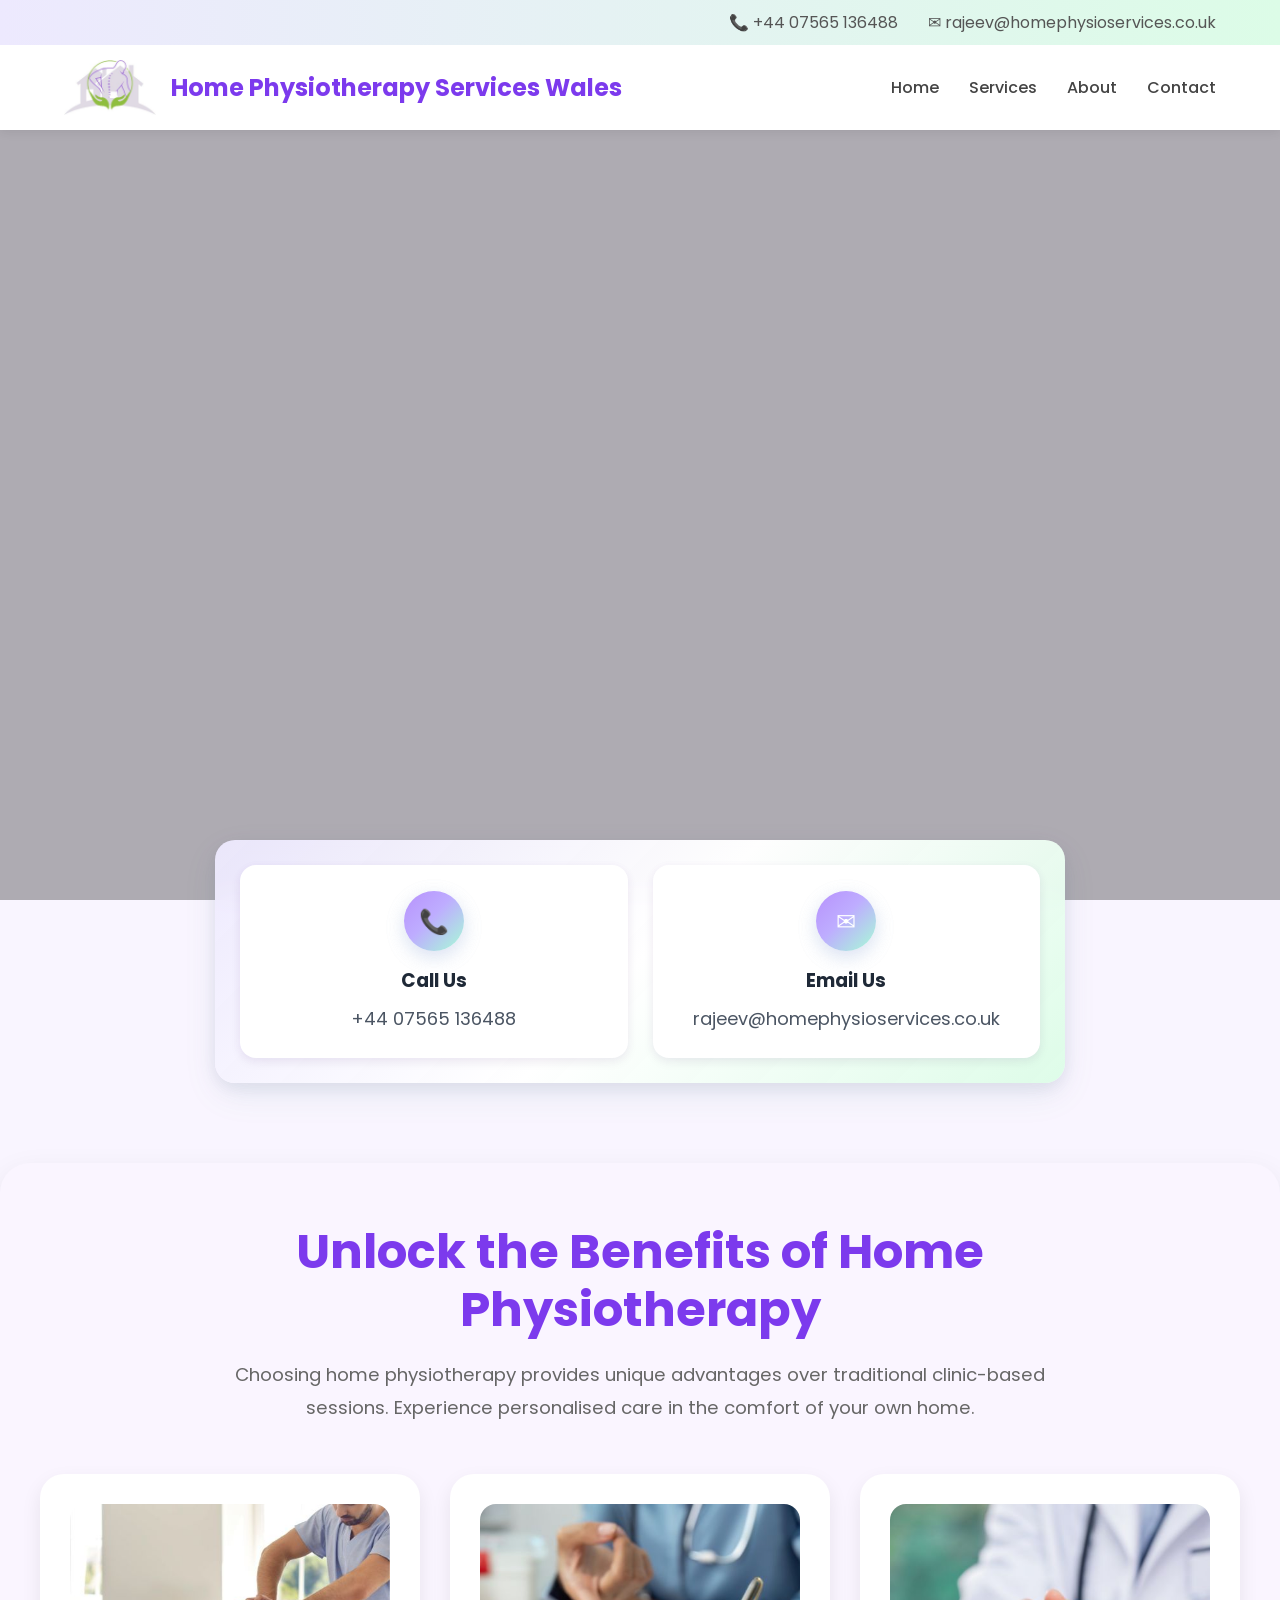
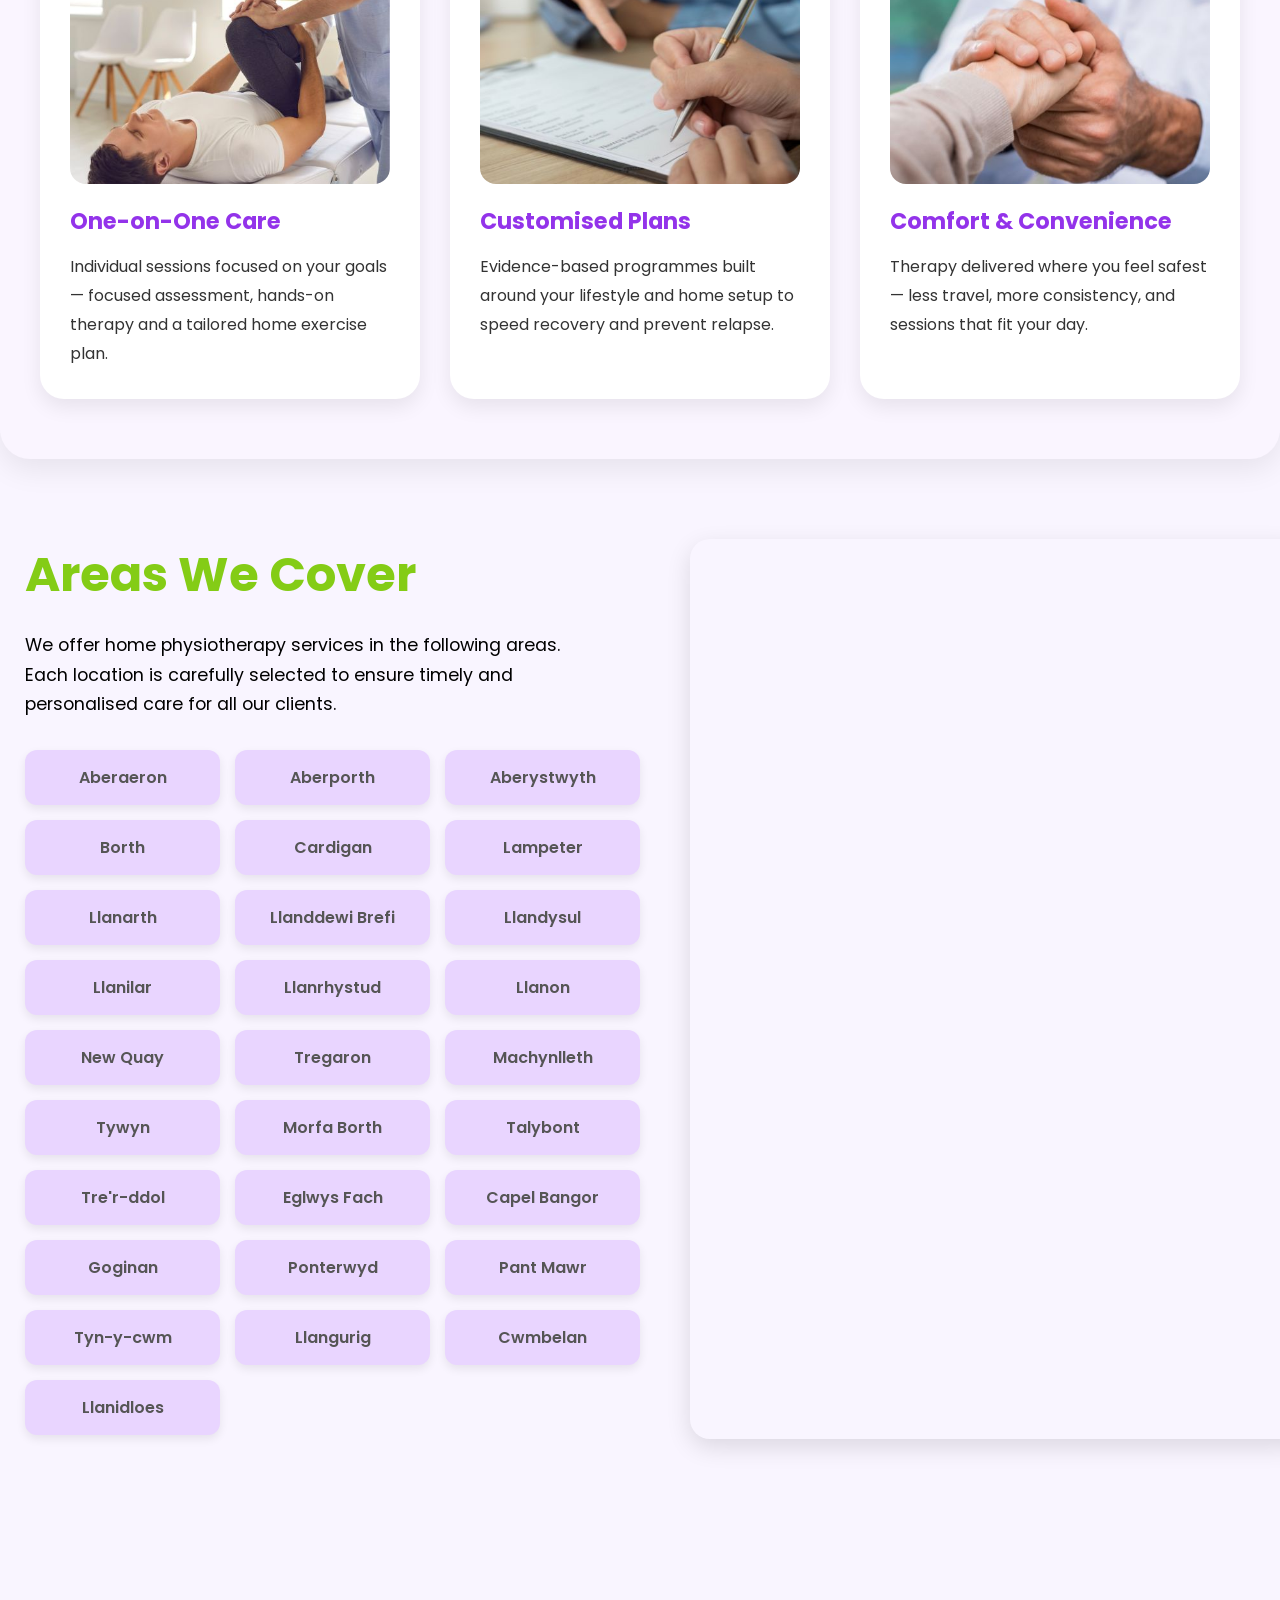
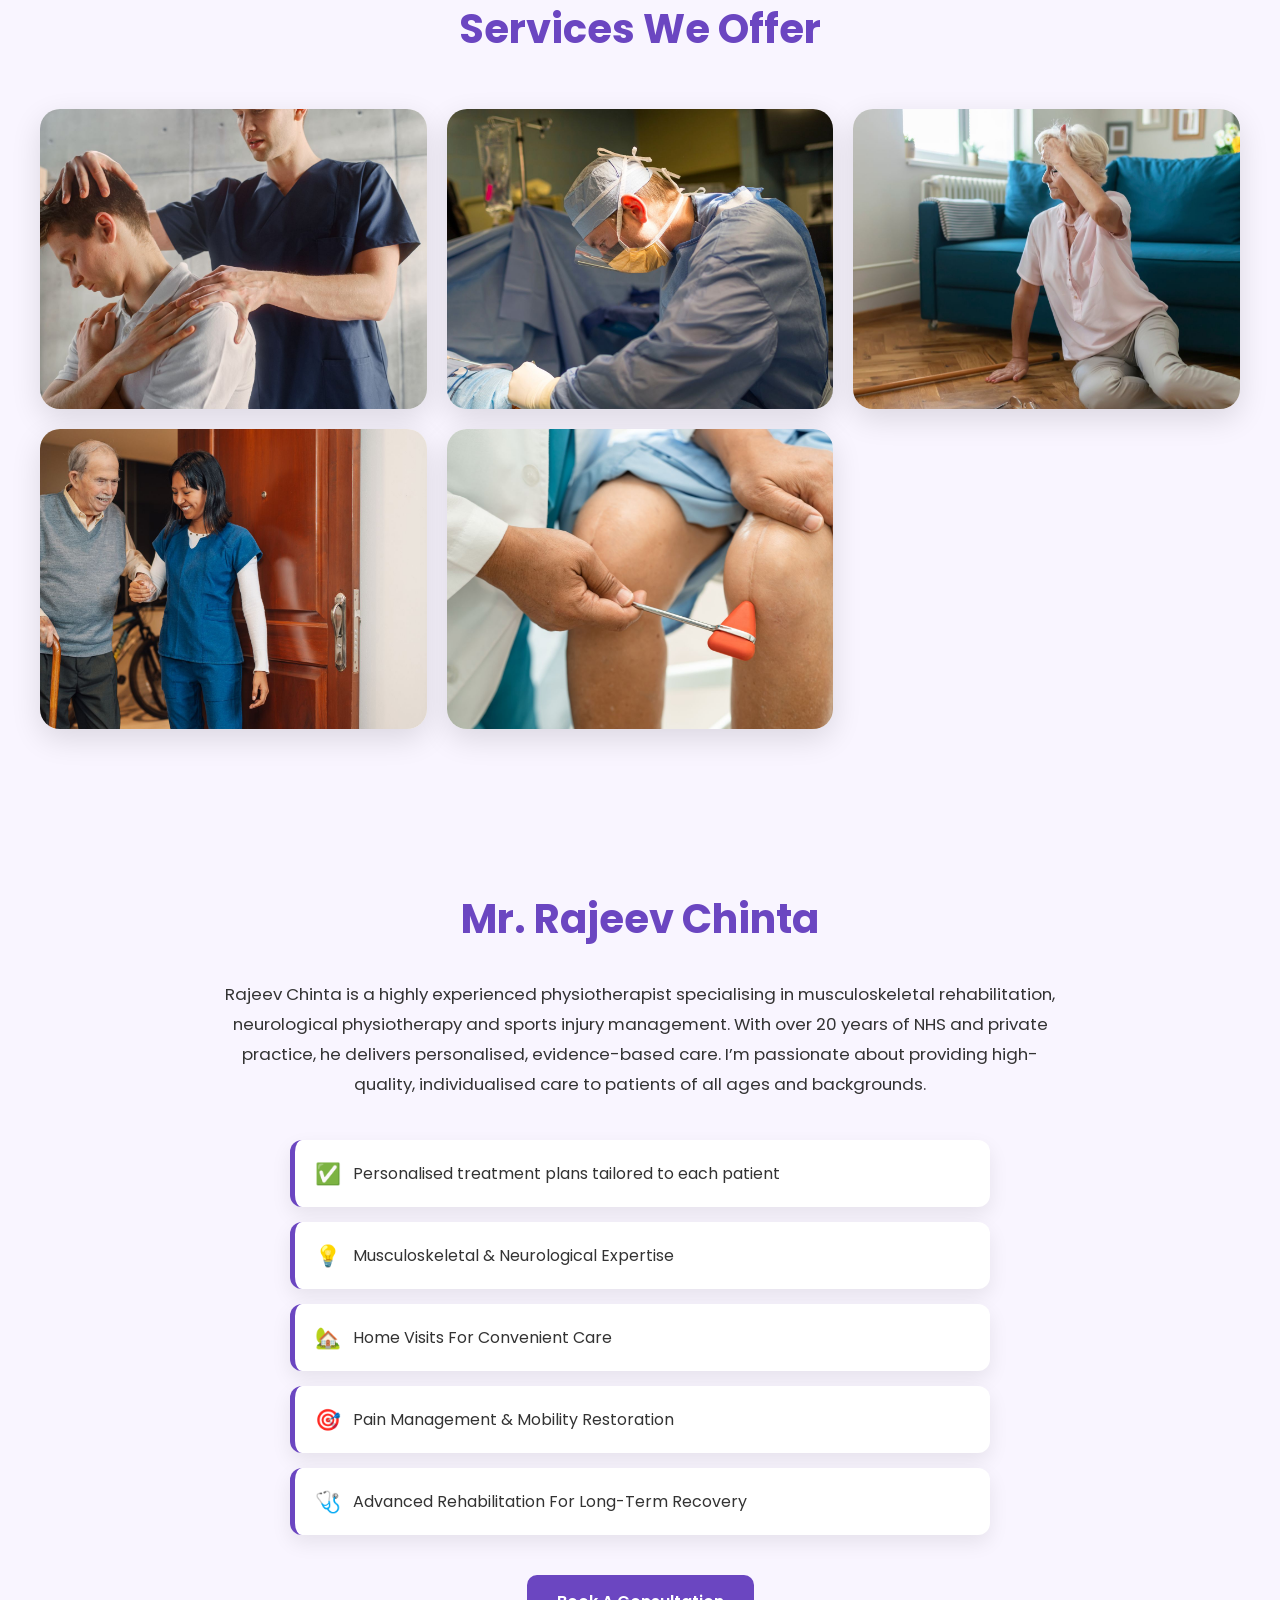
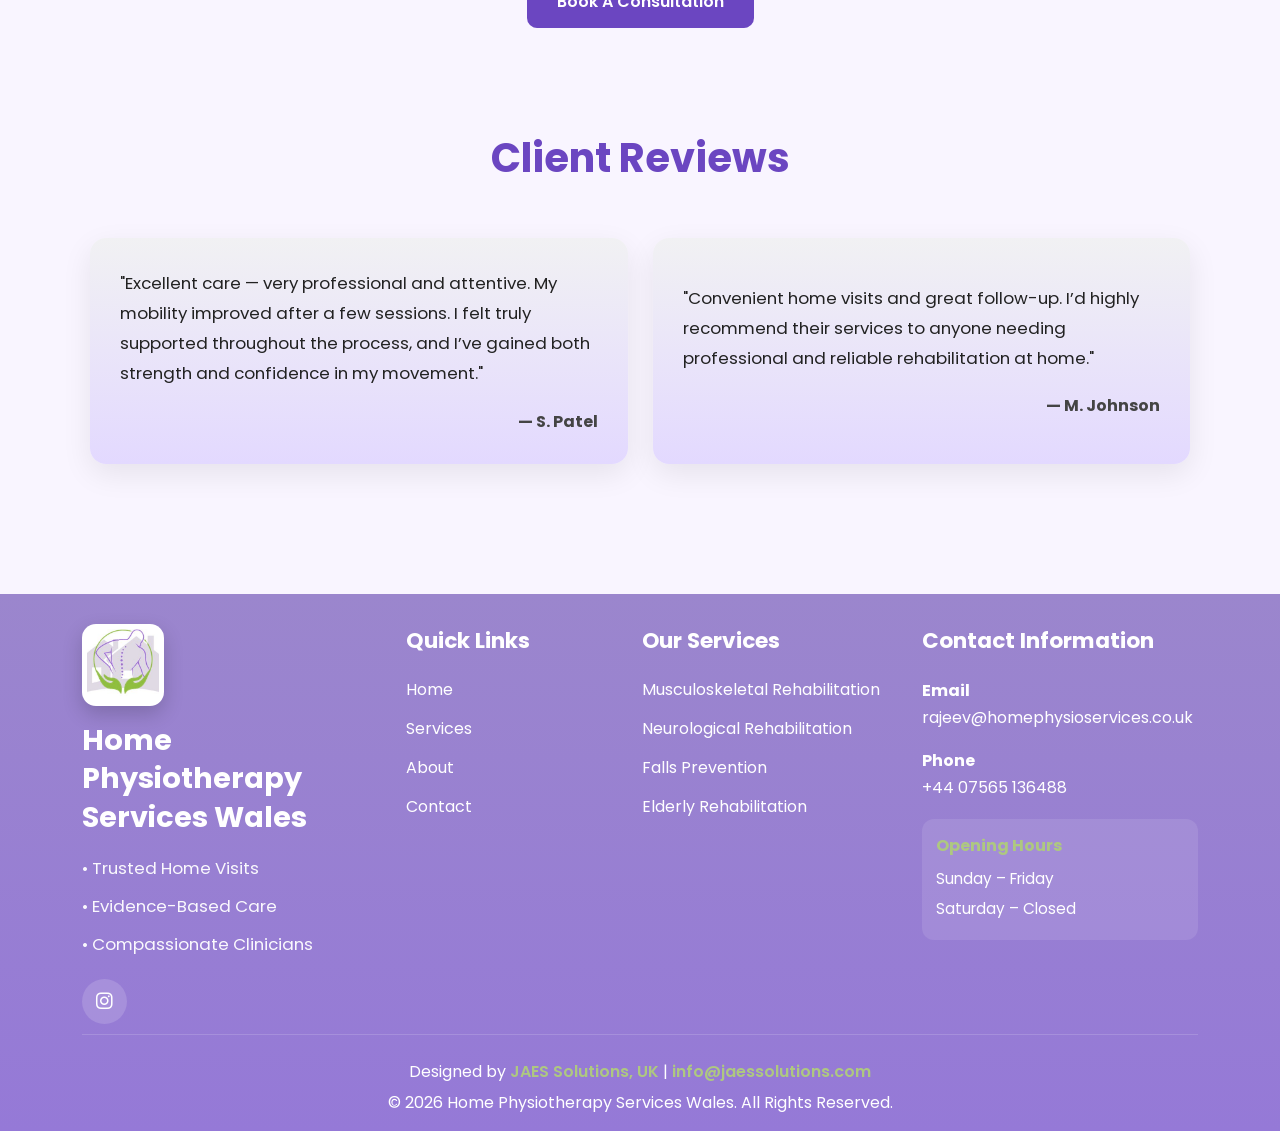
<file: index.html>
<!DOCTYPE html>
<html lang="en">

<head>
    <meta charset="UTF-8">
    <meta name="viewport" content="width=device-width, initial-scale=1.0">

    <title>Home Physiotherapy Services Wales | Expert Home Rehabilitation Across Wales</title>
    <link rel="stylesheet" href="style.css">
    <!-- Google Fonts -->
    <link href="https://fonts.googleapis.com/css2?family=Poppins:wght@300;400;500;600;700&display=swap"
        rel="stylesheet">

    <!-- Font Awesome -->
    <link rel="stylesheet"
        href="https://cdnjs.cloudflare.com/ajax/libs/font-awesome/6.5.0/css/all.min.css">

    <!-- ===================================
     SEO
=================================== -->
<meta name="theme-color" content="#6b46c1">

<meta name="description"
content="Home Physiotherapy Services Wales provides expert musculoskeletal rehabilitation, neurological physiotherapy, falls prevention, orthopaedic rehabilitation and elderly care in the comfort of your home across Wales.">

<meta name="robots"
content="index, follow">

<meta name="author"
content="Home Physiotherapy Services Wales">

<link rel="canonical"
href="https://www.homephysioservices.co.uk/">

<link rel="icon"
href="Assets/logo.jpg"
type="image/png">

<!-- Open Graph -->

<meta property="og:type" content="website">

<meta property="og:title"
content="Home Physiotherapy Services Wales">

<meta property="og:description"
content="Professional home physiotherapy services across Wales including neurological rehabilitation, falls prevention, musculoskeletal and elderly rehabilitation.">

<meta property="og:url"
content="https://www.homephysioservices.co.uk/index.html">

<meta property="og:image"
content="https://www.homephysioservices.co.uk/Assets/OneonOne.jpg">

<!-- Twitter -->

<meta name="twitter:card"
content="summary_large_image">

<meta name="twitter:title"
content="Home Physiotherapy Services Wales">

<meta name="twitter:description"
content="Professional home physiotherapy and rehabilitation services across Wales.">

<meta name="twitter:image"
content="https://www.homephysioservices.co.uk/Assets/OneonOne.jpg">

<script type="application/ld+json">
{
  "@context":"https://schema.org",
  "@type":"Physiotherapy",
  "name":"Home Physiotherapy Services Wales",
  "url":"https://www.homephysioservices.co.uk/index.html",
  "image": "https://www.homephysioservices.co.uk/Assets/OneonOne.jpg",
  "description":"Home Physiotherapy Services Wales provides expert musculoskeletal rehabilitation, neurological physiotherapy, falls prevention, orthopaedic rehabilitation and elderly care in the comfort of your home across Wales.",
  "telephone":"+44 07565 136488",
  "sameAs": [
    "https://www.instagram.com/raje_ev37/"
  ]
  "email":"rajeev@homephysioservices.co.uk",
  "address": {
    "@type": "PostalAddress",
    "addressCountry": "GB",
    "addressRegion": "Wales"
  },
  "areaServed":[
        "Aberaeron",
        "Cardigan",
        "Llanddewi Brefi",
        "Tregaron",
        "Morfa Borth",
        "Eglwys Fach",
        "Ponterwyd"
        "Cwmbelan"
        "Llanidloes"
        "Llanilar"
        "Llanrhystud"
      ],
  "areaServed":"Wales",
  "founder":"Rajeev Chinta"
}
</script>

</head>

<body>

    <!-- ================= HEADER ================= -->

    <header class="site-header">

        <!-- Top Contact Bar -->

        <div class="top-bar">
            <div class="container">

                <a href="tel:+4407565136488">
                    📞 +44 07565 136488
                </a>

                <a href="mailto:rajeev@homephysioservices.co.uk">
                    ✉ rajeev@homephysioservices.co.uk
                </a>

            </div>
        </div>

        <!-- Navigation -->

        <div class="navbar">

            <div class="container nav-wrapper">

                <a href="index.html" class="logo">

                    <img src="Assets/logo.jpg"
                        alt="Home Physiotherapy Services Wales Logo">

                    <span>
                        Home Physiotherapy Services Wales
                    </span>

                </a>

                <nav class="desktop-menu">

                    <a href="index.html">Home</a>
                    <a href="Services.html">Services</a>
                    <a href="About.html">About</a>
                    <a href="Contact.html">Contact</a>

                </nav>

                <button class="mobile-menu-btn" id="mobile-menu-btn">
                <i class="fas fa-bars"></i>
                </button>

            </div>

        </div>

    <nav class="mobile-menu" id="mobile-menu">
    <a href="index.html">Home</a>
    <a href="Services.html">Services</a>
    <a href="About.html">About</a>
    <a href="Contact.html">Contact</a>

    </nav>

    </header>

    <!-- ================= HERO VIDEO ================= -->

    <section class="hero">

        <video autoplay muted loop playsinline>

            <source src="Assets/Backgroundvideo.mp4" type="video/mp4">

        </video>

        <div class="hero-overlay"></div>

    </section>

    <!-- ================= 
     CONTACT CARDS 
     ================= -->

    <section class="contact-cards">

        <div class="cards-wrapper">

            <!-- Call Card -->

            <div class="contact-card">

                <div class="icon-circle">
                    📞
                </div>

                <h3>Call Us</h3>

                <a href="tel:+4407565136488">
                    +44 07565 136488
                </a>

            </div>

            <!-- Email Card -->

            <div class="contact-card">

                <div class="icon-circle">
                    ✉
                </div>

                <h3>Email Us</h3>

                <a href="mailto:rajeev@homephysioservices.co.uk">
                    rajeev@homephysioservices.co.uk
                </a>

            </div>

        </div>

    </section>

    <!-- =========================
    WHY HOME PHYSIOTHERAPY
========================= -->

<section class="why-home-physio">

    <div class="section-header">

        <h1>
            Unlock the Benefits of Home Physiotherapy
        </h1>

        <p>
            Choosing home physiotherapy provides unique advantages over traditional
            clinic-based sessions. Experience personalised care in the comfort of
            your own home.
        </p>

    </div>

    <div class="benefits-grid">

        <!-- Card 1 -->

        <article class="benefit-card">

            <div class="benefit-image">
                <img src="Assets/OneonOneCare.jpg"
                     alt="One-on-One Physiotherapy Care"
                     loading="lazy">
            </div>

            <h3>One-on-One Care</h3>

            <p>
                Individual sessions focused on your goals — focused assessment,
                hands-on therapy and a tailored home exercise plan.
            </p>

        </article>

        <!-- Card 2 -->

        <article class="benefit-card">

            <div class="benefit-image">
                <img src="Assets/Customisedplans.jpg"
                     alt="Customised Physiotherapy Plans"
                     loading="lazy">
            </div>

            <h3>Customised Plans</h3>

            <p>
                Evidence-based programmes built around your lifestyle and home setup
                to speed recovery and prevent relapse.
            </p>

        </article>

        <!-- Card 3 -->

        <article class="benefit-card">

            <div class="benefit-image">
                <img src="Assets/comfortconvenience.jpg"
                     alt="Comfort and Convenience Physiotherapy"
                     loading="lazy">
            </div>

            <h3>Comfort & Convenience</h3>

            <p>
                Therapy delivered where you feel safest — less travel,
                more consistency, and sessions that fit your day.
            </p>

        </article>

    </div>

</section>

<!-- =====================================
    AREAS WE COVER
===================================== -->

<section class="areas-section">

    <div class="areas-content">

        <!-- Left Side -->

        <div class="areas-text" data-aos="fade-right">

            <h2>Areas We Cover</h2>

            <p>
                We offer home physiotherapy services in the following areas.
                Each location is carefully selected to ensure timely and
                personalised care for all our clients.
            </p>

            <ul class="areas-list">

                <li>Aberaeron</li>
                <li>Aberporth</li>
                <li>Aberystwyth</li>
                <li>Borth</li>
                <li>Cardigan</li>
                <li>Lampeter</li>
                <li>Llanarth</li>
                <li>Llanddewi Brefi</li>
                <li>Llandysul</li>
                <li>Llanilar</li>
                <li>Llanrhystud</li>
                <li>Llanon</li>
                <li>New Quay</li>
                <li>Tregaron</li>
                <li>Machynlleth</li>
                <li>Tywyn</li>
                <li>Morfa Borth</li>
                <li>Talybont</li>
                <li>Tre'r-ddol</li>
                <li>Eglwys Fach</li>
                <li>Capel Bangor</li>
                <li>Goginan</li>
                <li>Ponterwyd</li>
                <li>Pant Mawr</li>
                <li>Tyn-y-cwm</li>
                <li>Llangurig</li>
                <li>Cwmbelan</li>
                <li>Llanidloes</li>

            </ul>

        </div>

        <!-- Right Side -->

        <div class="areas-map" data-aos="fade-left">

            <iframe
                src="https://www.google.com/maps/embed?pb=!1m18!1m12!1m3!1d242546.52031482937!2d-4.464080877266846!3d52.290594427012806!2m3!1f0!2f0!3f0!3m2!1i1024!2i768!4f13.1!3m3!1m2!1s0x486f042bbaa28371%3A0x4da55e66973e30d7!2sCeredigion%2C%20UK!5e0!3m2!1sen!2sin!4v1709575598118!5m2!1sen!2sin"
                loading="lazy"
                allowfullscreen
                referrerpolicy="no-referrer-when-downgrade">
            </iframe>

        </div>

    </div>

</section>

<!-- =====================================
    SERVICES SECTION
===================================== -->

<section class="services-section">

    <div class="container">

        <div class="section-heading">
            <h2>Services We Offer</h2>
        </div>

        <div class="services-grid">

            <!-- Service 1 -->
            <a href="MusculoskeletalInjury.html" class="service-card">

                <img
                    src="Assets/Musculo.jpg"
                    alt="Musculoskeletal Injury Rehabilitation"
                    loading="lazy"
                >

                <div class="service-overlay">
                    <h3>Musculoskeletal Injury Rehabilitation</h3>

                    <p>
                        Personalised care, guided exercises, and supportive
                        interaction that restore strength, relieve pain,
                        and rebuild confidence through every step of recovery.
                    </p>
                </div>

            </a>

            <!-- Service 2 -->
            <a href="OperativeOrthopaedic.html" class="service-card">

                <img
                    src="Assets/Operative.jpg"
                    alt="Operative Orthopaedic Rehabilitation"
                    loading="lazy"
                >

                <div class="service-overlay">
                    <h3>Operative Orthopaedic Rehabilitation</h3>

                    <p>
                        Tailored post-surgery support with guided movements,
                        regular progress check-ins, and compassionate care
                        that promote healing and restore mobility with confidence.
                    </p>
                </div>

            </a>

            <!-- Service 3 -->
            <a href="FallsAssessment.html" class="service-card">

                <img
                    src="Assets/Falls.jpg"
                    alt="Falls Assessment Prevention and Rehabilitation"
                    loading="lazy"
                >

                <div class="service-overlay">
                    <h3>Falls Assessment, Prevention & Rehabilitation</h3>

                    <p>
                        Comprehensive balance assessments, personalised exercise plans,
                        and ongoing guidance that help prevent falls,
                        enhance stability, and support safe independent living.
                    </p>
                </div>

            </a>

            <!-- Service 4 -->
            <a href="RehabilitationforElderly.html" class="service-card">

                <img
                    src="Assets/Rehabel.jpg"
                    alt="Rehabilitation for Elderly Frailty"
                    loading="lazy"
                >

                <div class="service-overlay">
                    <h3>Rehabilitation for Elderly Frailty</h3>

                    <p>
                        Gentle strength-building programs, regular wellness monitoring,
                        and compassionate support that enhance mobility,
                        confidence, and overall quality of life for older adults.
                    </p>
                </div>

            </a>

            <!-- Service 5 -->
            <a href="NeurologicalRehabilitation.html" class="service-card">

                <img
                    src="Assets/NeuroRehab.jpg"
                    alt="Neurological Rehabilitation"
                    loading="lazy"
                >

                <div class="service-overlay">
                    <h3>Neurological Rehabilitation</h3>

                    <p>
                        Specialised therapy, cognitive support,
                        and consistent encouragement that help restore movement,
                        rebuild confidence, and improve daily independence.
                    </p>
                </div>

            </a>

        </div>

    </div>

</section>

<!-- =====================================
    DOCTOR BIO SECTION
===================================== -->

<section class="doctor-bio" aria-labelledby="dr-rajeev">

    <div class="container">

        <div class="bio-content">

            <h2 id="dr-rajeev">
                Mr. Rajeev Chinta
            </h2>

            <p>
                Rajeev Chinta is a highly experienced physiotherapist specialising in
                musculoskeletal rehabilitation, neurological physiotherapy and sports injury
                management. With over 20 years of NHS and private practice, he delivers
                personalised, evidence-based care.

                I’m passionate about providing high-quality, individualised care to
                patients of all ages and backgrounds.
            </p>

            <ul class="bio-features">

                <li>
                    <span class="icon">✅</span>
                    Personalised treatment plans tailored to each patient
                </li>

                <li>
                    <span class="icon">💡</span>
                    Musculoskeletal & Neurological Expertise
                </li>

                <li>
                    <span class="icon">🏡</span>
                    Home Visits For Convenient Care
                </li>

                <li>
                    <span class="icon">🎯</span>
                    Pain Management & Mobility Restoration
                </li>

                <li>
                    <span class="icon">🩺</span>
                    Advanced Rehabilitation For Long-Term Recovery
                </li>

            </ul>

            <a href="Contact.html" class="bio-button">
                Book A Consultation
            </a>

        </div>

    </div>

</section>

<!-- =====================================
    REVIEW SECTION
===================================== -->

<section class="patient-reviews" aria-labelledby="reviews-title">

    <div class="container">

        <h2 id="reviews-title">
            Client Reviews
        </h2>

        <div class="review-grid">

            <article class="review-card">

                <div class="quote">
                    "Excellent care — very professional and attentive. My mobility improved after a few sessions. 
                    I felt truly supported throughout the process, and I’ve gained both strength and confidence in my movement."
                </div>

                <div class="author">
                    — S. Patel
                </div>

            </article>

            <article class="review-card">

                <div class="quote">
                    "Convenient home visits and great follow-up. I’d highly recommend their services to anyone needing 
                    professional and reliable rehabilitation at home."
                </div>

                <div class="author">
                    — M. Johnson
                </div>

            </article>

        </div>

    </div>

</section>

<!-- ===================================
    FOOTER STARTS HERE
=================================== -->

<footer class="site-footer">

    <div class="container">

        <div class="footer-grid">

            <!-- ===========================
                    COMPANY
            ============================ -->

            <div class="footer-brand">

    <div class="footer-brand-top">

        <img
            src="Assets/logo.jpg"
            alt="Home Physiotherapy Services Wales Logo"
        >

        <h3>Home Physiotherapy Services Wales</h3>

    </div>

    <p>• Trusted Home Visits</p>

    <p>• Evidence-Based Care</p>

    <p>• Compassionate Clinicians</p>

    <div class="social-links">

        <a
            href="https://www.instagram.com/raje_ev37/"
            target="_blank"
            rel="noopener noreferrer"
            aria-label="Instagram"
        >
            <i class="fab fa-instagram"></i>
        </a>

    </div>

</div>

            <!-- ===========================
                    QUICK LINKS
            ============================ -->

            <div class="footer-links">

                <h4>Quick Links</h4>

                <ul>

                    <li><a href="index.html">Home</a></li>

                    <li><a href="Services.html">Services</a></li>

                    <li><a href="About.html">About</a></li>

                    <li><a href="Contact.html">Contact</a></li>

                </ul>

            </div>

            <!-- ===========================
                    SERVICES
            ============================ -->

            <div class="footer-links">

                <h4>Our Services</h4>

                <ul>

                    <li>
                        <a href="MusculoskeletalInjury.html">
                            Musculoskeletal Rehabilitation
                        </a>
                    </li>

                    <li>
                        <a href="NeurologicalRehabilitation.html">
                            Neurological Rehabilitation
                        </a>
                    </li>

                    <li>
                        <a href="FallsAssessment.html">
                            Falls Prevention
                        </a>
                    </li>

                    <li>
                        <a href="RehabilitationforElderly.html">
                            Elderly Rehabilitation
                        </a>
                    </li>

                </ul>

            </div>

            <!-- ===========================
                    CONTACT
            ============================ -->

            <div class="footer-contact">

                <h4>Contact Information</h4>

                <p>

                    <strong>Email</strong><br>

                    <a href="mailto:rajeev@homephysioservices.co.uk">

                        rajeev@homephysioservices.co.uk

                    </a>

                </p>

                <p>

                    <strong>Phone</strong><br>

                    <a href="tel:+4407565136488">

                        +44 07565 136488

                    </a>

                </p>

                <div class="footer-hours">

                    <strong>Opening Hours</strong>

                    <p>Sunday – Friday</p>

                    <p>Saturday – Closed</p>

                </div>

            </div>

        </div>

        <!-- ===========================
                FOOTER BOTTOM
        ============================ -->

        <div class="footer-bottom">

            <p>

                Designed by

                <a
                    href="https://jaessolutions.com/"
                    target="_blank"
                >

                    JAES Solutions, UK

                </a>

                |

                <a href="mailto:info@jaessolutions.com">

                    info@jaessolutions.com

                </a>

            </p>

            <p>

                © 2026 Home Physiotherapy Services Wales.

                All Rights Reserved.

            </p>

        </div>

    </div>

</footer>

<script>

const menuBtn = document.getElementById("mobile-menu-btn");
const mobileMenu = document.getElementById("mobile-menu");

menuBtn.addEventListener("click", () => {

    mobileMenu.classList.toggle("active");

});

</script>

</body>
</html>
</file>
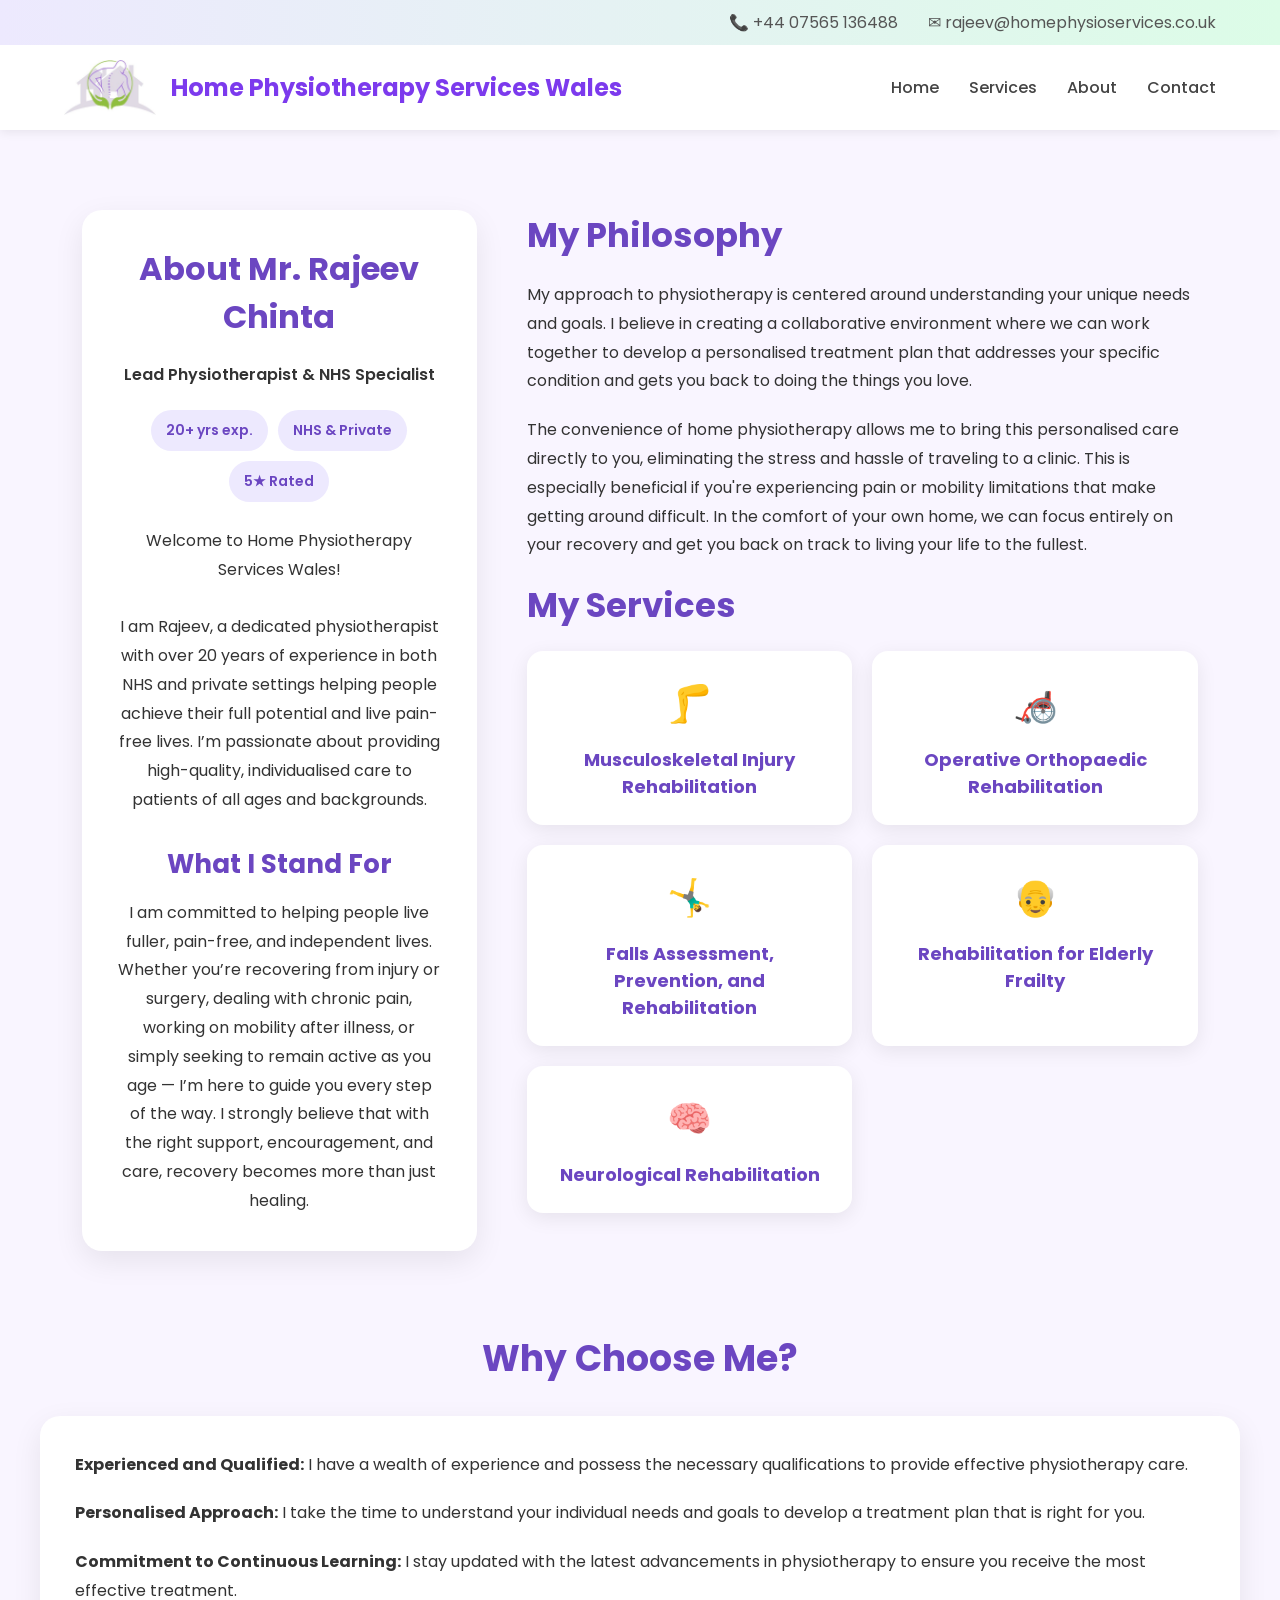
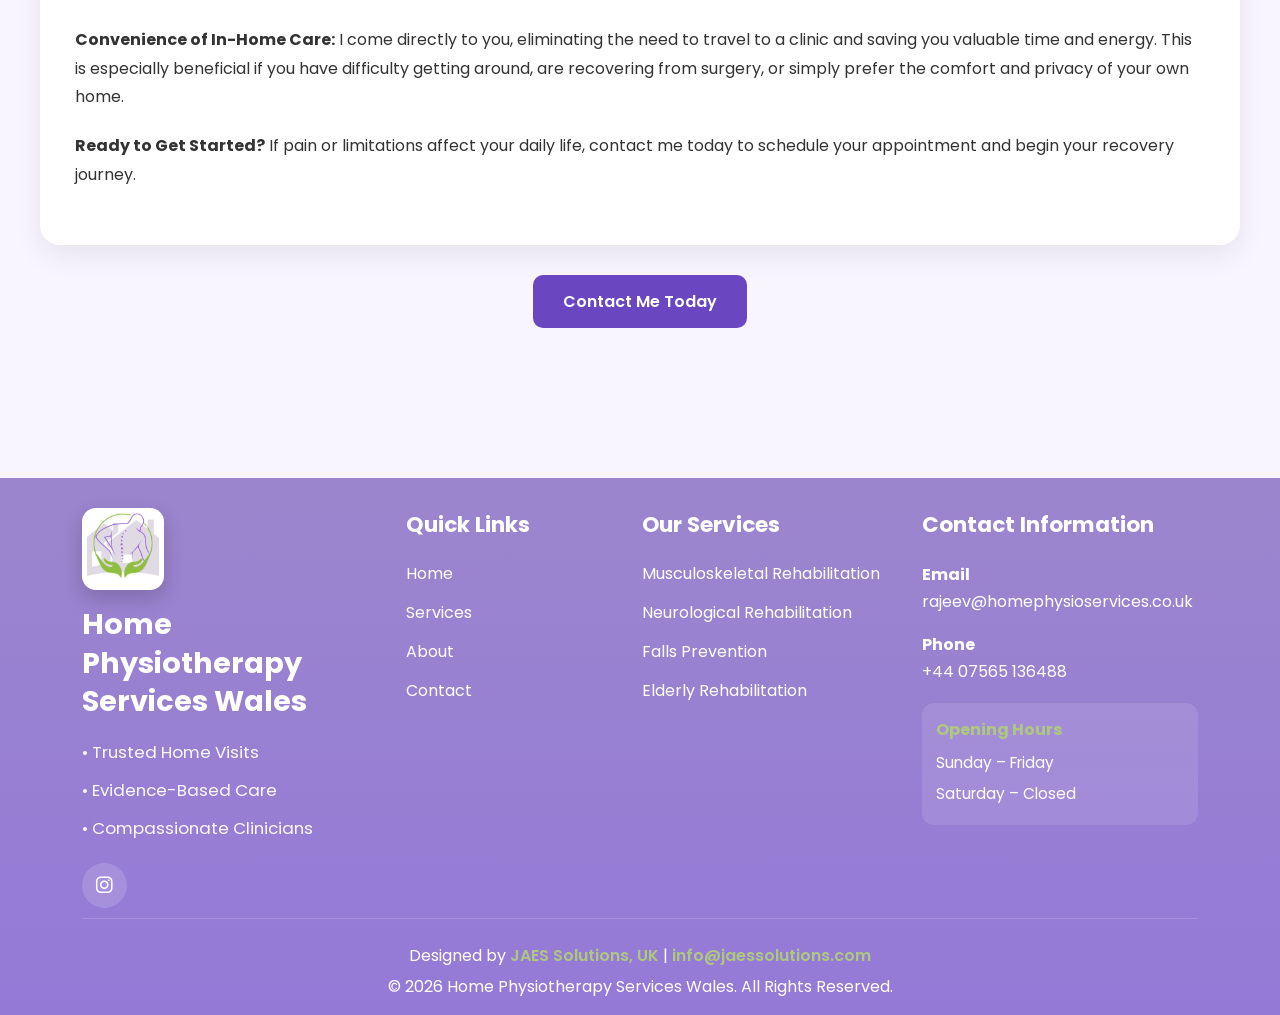
<file: About.html>
<!DOCTYPE html>
<html lang="en">

<head>
    <meta charset="UTF-8">
    <meta name="viewport" content="width=device-width, initial-scale=1.0">

    <title>About Rajeev Chinta | Home Physiotherapy Services Wales</title>
    <link rel="stylesheet" href="About.css">
    <link rel="icon"
    href="Assets/logo.jpg"
    type="image/png">

    <!-- Google Fonts -->
    <link href="https://fonts.googleapis.com/css2?family=Poppins:wght@300;400;500;600;700&display=swap"
        rel="stylesheet">

    <!-- Font Awesome -->
    <link rel="stylesheet"
        href="https://cdnjs.cloudflare.com/ajax/libs/font-awesome/6.5.0/css/all.min.css">
    <!-- SEO -->
    <meta name="description"
    content="Learn more about Rajeev Chinta, an experienced physiotherapist with over 20 years of NHS and 
    private practice experience providing home physiotherapy services across Wales.">

    <link rel="canonical"
    href="https://www.homephysioserviceswales.co.uk/About.html">

    <meta name="robots" content="index, follow">

    <meta property="og:type" content="website">

<meta property="og:title"
content="About Rajeev Chinta | Home Physiotherapy Services Wales">

<meta property="og:description"
content="Meet Rajeev Chinta, a highly experienced physiotherapist providing personalised home physiotherapy services across Wales.">

<meta property="og:url"
content="https://www.homephysioserviceswales.co.uk/About.html">

<meta property="og:image"
content="https://www.homephysioserviceswales.co.uk/Assets/logo.jpg">

<script type="application/ld+json">
{
  "@context":"https://schema.org",
  "@type":"Person",
  "name":"Rajeev Chinta",
  "url": "https://www.homephysioservices.co.uk/About.html",
  "logo": "https://www.homephysioservices.co.uk/Assets/logo.jpg",
  "image": "https://www.homephysioservices.co.uk/Assets/Rehabel.jpg",
  "jobTitle":"Physiotherapist",
  "serviceType": [
    "Orthopaedic Rehabilitation",
    "Musculoskeletal Rehabilitation",
    "Rehabilitation for Elderly Frailty",
    "Neurological Rehabilitation",
    "Falls Prevention",
    "Elderly Rehabilitation"
  ],
  "worksFor":{
  "name":"Home Physiotherapy Services Wales"
  },
  "telephone":"+44 07565 136488",
  "sameAs": [
    "https://www.instagram.com/raje_ev37/"
  ],
  "email":"rajeev@homephysioservices.co.uk"
}
</script>

</head>

<body>

    <!-- ================= HEADER ================= -->

    <header class="site-header">

        <!-- Top Contact Bar -->

        <div class="top-bar">
            <div class="container">

                <a href="tel:+4407565136488">
                    📞 +44 07565 136488
                </a>

                <a href="mailto:rajeev@homephysioservices.co.uk">
                    ✉ rajeev@homephysioservices.co.uk
                </a>

            </div>
        </div>

        <!-- Navigation -->

        <div class="navbar">

            <div class="container nav-wrapper">

                <a href="index.html" class="logo">

                    <img src="Assets/logo.jpg"
                        alt="Home Physiotherapy Services Wales Logo">

                    <span>
                        Home Physiotherapy Services Wales
                    </span>

                </a>

                <nav class="desktop-menu">

                    <a href="index.html">Home</a>
                    <a href="Services.html">Services</a>
                    <a href="About.html">About</a>
                    <a href="Contact.html">Contact</a>

                </nav>

                <button class="mobile-menu-btn" id="mobile-menu-btn">
                <i class="fas fa-bars"></i>
                </button>

            </div>

        </div>

    <nav class="mobile-menu" id="mobile-menu">
    <a href="index.html">Home</a>
    <a href="Services.html">Services</a>
    <a href="About.html">About</a>
    <a href="Contact.html">Contact</a>

    </nav>

    </header>

    <!-- =========================================
    ABOUT SECTION
========================================= -->

<section class="about-section">

    <div class="container">

        <!-- About Card -->
        <div class="about-card">

            <h1>About Mr. Rajeev Chinta</h1>

            <p class="designation">
                Lead Physiotherapist & NHS Specialist
            </p>

            <div class="badges">
                <span>20+ yrs exp.</span>
                <span>NHS & Private</span>
                <span>5★ Rated</span>
            </div>

            <p>
                Welcome to Home Physiotherapy Services Wales!
                <br><br>

                I am Rajeev, a dedicated physiotherapist with over 20 years of
                experience in both NHS and private settings helping people
                achieve their full potential and live pain-free lives.

                I’m passionate about providing high-quality,
                individualised care to patients of all ages and backgrounds.
            </p>

            <h2>What I Stand For</h2>

            <p>
                I am committed to helping people live fuller, pain-free,
                and independent lives.

                Whether you’re recovering from injury or surgery,
                dealing with chronic pain, working on mobility after illness,
                or simply seeking to remain active as you age —
                I’m here to guide you every step of the way.

                I strongly believe that with the right support,
                encouragement, and care, recovery becomes more than just healing.
            </p>

        </div>

        <!-- Main Content -->
        <div class="about-content">

            <h2 class="section-title">
                My Philosophy
            </h2>

            <p>
                My approach to physiotherapy is centered around understanding
                your unique needs and goals.

                I believe in creating a collaborative environment where we can
                work together to develop a personalised treatment plan that
                addresses your specific condition and gets you back to doing
                the things you love.
            </p>

            <p>
                The convenience of home physiotherapy allows me to bring this
                personalised care directly to you, eliminating the stress and
                hassle of traveling to a clinic.

                This is especially beneficial if you're experiencing pain or
                mobility limitations that make getting around difficult.

                In the comfort of your own home, we can focus entirely on your
                recovery and get you back on track to living your life to the fullest.
            </p>

            <!-- Services -->
            <h2 class="section-title">
                My Services
            </h2>

            <div class="services-grid">

                <div class="service-card">
                    <span>🦵</span>
                    <h4>Musculoskeletal Injury Rehabilitation</h4>
                </div>

                <div class="service-card">
                    <span>🦽</span>
                    <h4>Operative Orthopaedic Rehabilitation</h4>
                </div>

                <div class="service-card">
                    <span>🤸‍♂️</span>
                    <h4>Falls Assessment, Prevention, and Rehabilitation</h4>
                </div>

                <div class="service-card">
                    <span>👴</span>
                    <h4>Rehabilitation for Elderly Frailty</h4>
                </div>

                <div class="service-card">
                    <span>🧠</span>
                    <h4>Neurological Rehabilitation</h4>
                </div>

            </div>

        </div>

    </div>

    <!-- Why Choose Me -->
    <div class="why-choose">

        <h2>Why Choose Me?</h2>

        <div class="why-content">

            <p>
                <strong>Experienced and Qualified:</strong>
                I have a wealth of experience and possess the necessary
                qualifications to provide effective physiotherapy care.
            </p>

            <p>
                <strong>Personalised Approach:</strong>
                I take the time to understand your individual needs and goals
                to develop a treatment plan that is right for you.
            </p>

            <p>
                <strong>Commitment to Continuous Learning:</strong>
                I stay updated with the latest advancements in physiotherapy
                to ensure you receive the most effective treatment.
            </p>

            <p>
                <strong>Convenience of In-Home Care:</strong>
                I come directly to you, eliminating the need to travel to a clinic
                and saving you valuable time and energy.

                This is especially beneficial if you have difficulty getting around,
                are recovering from surgery, or simply prefer the comfort and privacy
                of your own home.
            </p>

            <p>
                <strong>Ready to Get Started?</strong>

                If pain or limitations affect your daily life,
                contact me today to schedule your appointment and begin your recovery journey.
            </p>

        </div>

        <div class="cta-wrapper">
        <a href="mailto:rajeev@homephysioservices.co.uk" class="cta-btn">
        Contact Me Today
        </a>
        </div>

    </div>

</section>

<!-- ===================================
    FOOTER STARTS HERE
=================================== -->

<footer class="site-footer">

    <div class="container">

        <div class="footer-grid">

            <!-- ===========================
                    COMPANY
            ============================ -->

            <div class="footer-brand">

    <div class="footer-brand-top">

        <img
            src="Assets/logo.jpg"
            alt="Home Physiotherapy Services Wales Logo"
        >

        <h3>Home Physiotherapy Services Wales</h3>

    </div>

    <p>• Trusted Home Visits</p>

    <p>• Evidence-Based Care</p>

    <p>• Compassionate Clinicians</p>

    <div class="social-links">

        <a
            href="https://www.instagram.com/raje_ev37/"
            target="_blank"
            rel="noopener noreferrer"
            aria-label="Instagram"
        >
            <i class="fab fa-instagram"></i>
        </a>

    </div>

</div>

            <!-- ===========================
                    QUICK LINKS
            ============================ -->

            <div class="footer-links">

                <h4>Quick Links</h4>

                <ul>

                    <li><a href="index.html">Home</a></li>

                    <li><a href="Services.html">Services</a></li>

                    <li><a href="About.html">About</a></li>

                    <li><a href="Contact.html">Contact</a></li>

                </ul>

            </div>

            <!-- ===========================
                    SERVICES
            ============================ -->

            <div class="footer-links">

                <h4>Our Services</h4>

                <ul>

                    <li>
                        <a href="MusculoskeletalInjury.html">
                            Musculoskeletal Rehabilitation
                        </a>
                    </li>

                    <li>
                        <a href="NeurologicalRehabilitation.html">
                            Neurological Rehabilitation
                        </a>
                    </li>

                    <li>
                        <a href="FallsAssessment.html">
                            Falls Prevention
                        </a>
                    </li>

                    <li>
                        <a href="RehabilitationforElderly.html">
                            Elderly Rehabilitation
                        </a>
                    </li>

                </ul>

            </div>

            <!-- ===========================
                    CONTACT
            ============================ -->

            <div class="footer-contact">

                <h4>Contact Information</h4>

                <p>

                    <strong>Email</strong><br>

                    <a href="mailto:rajeev@homephysioservices.co.uk">

                        rajeev@homephysioservices.co.uk

                    </a>

                </p>

                <p>

                    <strong>Phone</strong><br>

                    <a href="tel:+4407565136488">

                        +44 07565 136488

                    </a>

                </p>

                <div class="footer-hours">

                    <strong>Opening Hours</strong>

                    <p>Sunday – Friday</p>

                    <p>Saturday – Closed</p>

                </div>

            </div>

        </div>

        <!-- ===========================
                FOOTER BOTTOM
        ============================ -->

        <div class="footer-bottom">

            <p>

                Designed by

                <a
                    href="https://jaessolutions.com/"
                    target="_blank"
                >

                    JAES Solutions, UK

                </a>

                |

                <a href="mailto:info@jaessolutions.com">

                    info@jaessolutions.com

                </a>

            </p>

            <p>

                © 2026 Home Physiotherapy Services Wales.

                All Rights Reserved.

            </p>

        </div>

    </div>

</footer>

<script>

const menuBtn = document.getElementById("mobile-menu-btn");
const mobileMenu = document.getElementById("mobile-menu");

menuBtn.addEventListener("click", () => {

    mobileMenu.classList.toggle("active");

});

</script>

</body>
</html>
</file>
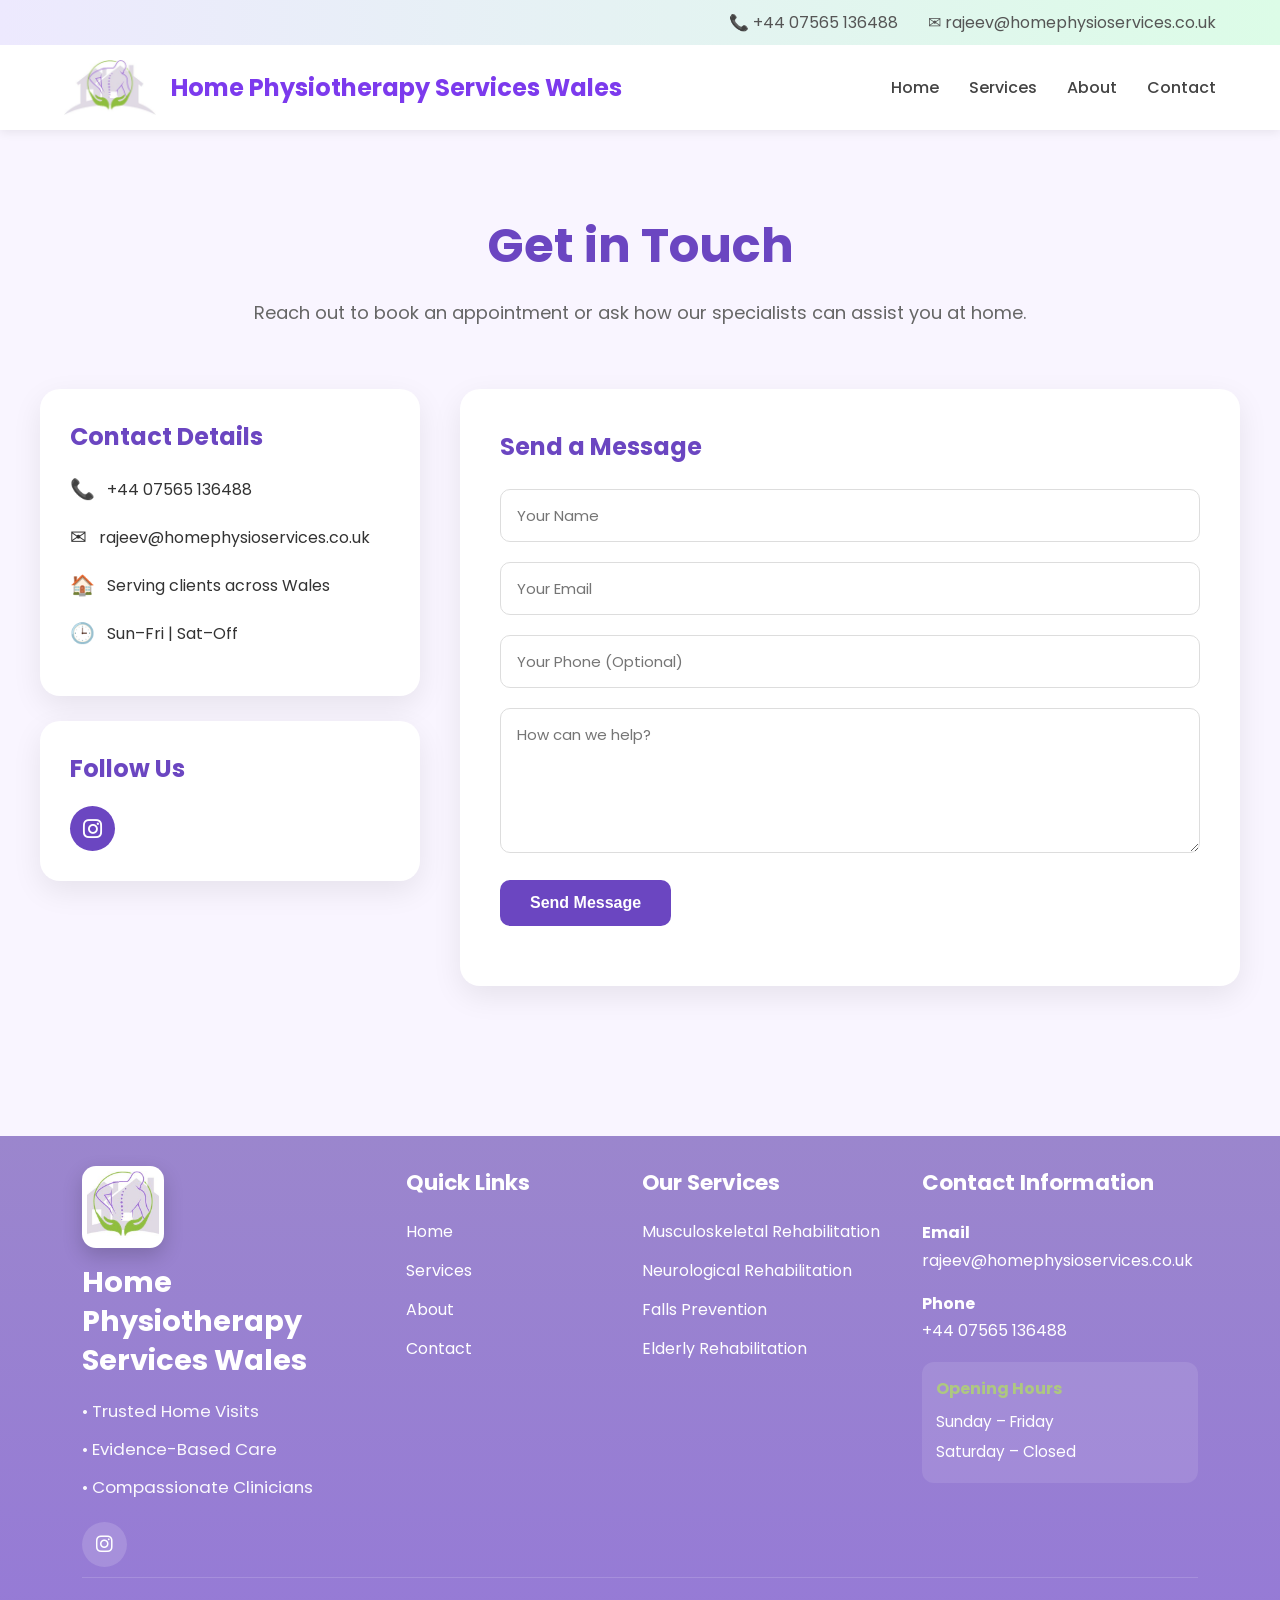
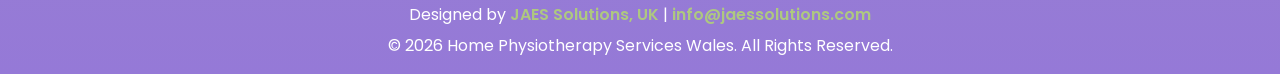
<file: Contact.html>
<!DOCTYPE html>
<html lang="en">

<head>
    <meta charset="UTF-8">
    <meta name="viewport" content="width=device-width, initial-scale=1.0">

    <title>Contact Home Physiotherapy Services Wales | Book a Physiotherapy Appointment</title>
    <link rel="stylesheet" href="Contact.css">

    <link rel="icon"
    href="Assets/logo.jpg"
    type="image/png">

    <!-- Google Fonts -->
    <link href="https://fonts.googleapis.com/css2?family=Poppins:wght@300;400;500;600;700&display=swap"
        rel="stylesheet">

    <!-- Font Awesome -->
    <link rel="stylesheet"
    href="https://cdnjs.cloudflare.com/ajax/libs/font-awesome/6.5.0/css/all.min.css">

    <meta name="description"
content="Contact Home Physiotherapy Services Wales to book a home physiotherapy appointment. Expert rehabilitation, neurological physiotherapy, falls prevention and elderly rehabilitation services across Wales.">

<meta name="robots" content="index, follow">

<link rel="canonical"
href="https://www.homephysioserviceswales.co.uk/Contact.html">

<meta property="og:type" content="website">

<meta property="og:title"
content="Contact Home Physiotherapy Services Wales">

<meta property="og:description"
content="Book a home physiotherapy appointment or contact us for expert rehabilitation services across Wales.">

<meta property="og:url"
content="https://www.homephysioserviceswales.co.uk/Contact.html">

<meta property="og:image"
content="https://www.homephysioserviceswales.co.uk/Assets/logo.jpg">

<script type="application/ld+json">
{
  "@context":"https://schema.org",
  "@type":"MedicalBusiness",
  "name":"Home Physiotherapy Services Wales",
  "telephone":"+44 07565 136488",
  "email":"rajeev@homephysioservices.co.uk",
  "url": "https://www.homephysioservices.co.uk/Contact.html",
  "image": "https://www.homephysioservices.co.uk/Assets/logo.jpg",
  "sameAs": [
    "https://www.instagram.com/raje_ev37/"
  ],
  "areaServed":[
        "Aberaeron",
        "Cardigan",
        "Llanddewi Brefi",
        "Tregaron",
        "Morfa Borth",
        "Eglwys Fach",
        "Ponterwyd"
      ],
   "address": {
    "@type": "PostalAddress",
    "addressCountry": "GB",
    "addressRegion": "Wales"
  },
  "contactPoint":{
    "@type":"ContactPoint",
    "telephone":"+44 07565 136488",
    "contactType":"customer service",
    "availableLanguage":"English"
  }
}
</script>

</head>

<body>

    <!-- ================= HEADER ================= -->

    <header class="site-header">

        <!-- Top Contact Bar -->

        <div class="top-bar">
            <div class="container">

                <a href="tel:+4407565136488">
                    📞 +44 07565 136488
                </a>

                <a href="mailto:rajeev@homephysioservices.co.uk">
                    ✉ rajeev@homephysioservices.co.uk
                </a>

            </div>
        </div>

        <!-- Navigation -->

        <div class="navbar">

            <div class="container nav-wrapper">

                <a href="index.html" class="logo">

                    <img src="Assets/logo.jpg"
                        alt="Home Physiotherapy Services Wales Logo">

                    <span>
                        Home Physiotherapy Services Wales
                    </span>

                </a>

                <nav class="desktop-menu">

                    <a href="index.html">Home</a>
                    <a href="Services.html">Services</a>
                    <a href="About.html">About</a>
                    <a href="Contact.html">Contact</a>

                </nav>

                <button class="mobile-menu-btn" id="mobile-menu-btn">
                <i class="fas fa-bars"></i>
                </button>

            </div>

        </div>

    <nav class="mobile-menu" id="mobile-menu">
    <a href="index.html">Home</a>
    <a href="Services.html">Services</a>
    <a href="About.html">About</a>
    <a href="Contact.html">Contact</a>

    </nav>

    </header>

    <!-- =========================================
    CONTACT SECTION
========================================= -->

<main class="contact-page">

    <!-- Hero Section -->
    <section class="contact-hero">

        <h1>Get in Touch</h1>

        <p>
            Reach out to book an appointment or ask how our specialists
            can assist you at home.
        </p>

    </section>

    <!-- Contact Content -->
    <section class="contact-container">

        <!-- Left Side -->
        <aside class="contact-info">

            <!-- Contact Details -->
            <div class="contact-card">

                <h2>Contact Details</h2>

                <div class="contact-item">
                    <span class="icon">📞</span>
                    <a href="tel:+4407565136488">
                        +44 07565 136488
                    </a>
                </div>

                <div class="contact-item">
                    <span class="icon">✉</span>
                    <a href="mailto:rajeev@homephysioservices.co.uk">
                        rajeev@homephysioservices.co.uk
                    </a>
                </div>

                <div class="contact-item">
                    <span class="icon">🏠</span>
                    <span>
                        Serving clients across Wales
                    </span>
                </div>

                <div class="contact-item">
                    <span class="icon">🕒</span>
                    <span>
                        Sun–Fri | Sat–Off
                    </span>
                </div>

            </div>

            <!-- Social -->
            <div class="contact-card">

                <h2>Follow Us</h2>

                <div class="contact-social-links">

                    <a
                        href="https://www.instagram.com/raje_ev37/"
                        target="_blank"
                        rel="noopener noreferrer"
                        aria-label="Instagram"
                    >
                        <i class="fa-brands fa-instagram"></i>
                    </a>

                </div>

            </div>

        </aside>

        <!-- Right Side -->
        <div class="contact-form-wrapper">

            <h2>Send a Message</h2>

            <form
    class="contact-form"
    action="https://api.web3forms.com/submit"
    method="POST"
>

    <input
        type="hidden"
        name="access_key"
        value="5d3dbc84-1843-4f71-b9fa-3b56e41966ed"
    >

    <input
        type="hidden"
        name="subject"
        value="New Enquiry - Home Physiotherapy Services Wales"
    >

    <input
        type="hidden"
        name="from_name"
        value="Website Contact Form"
    >

                <div class="form-group">
                    <input
                        type="text"
                        name="name"
                        placeholder="Your Name"
                        required
                    >
                </div>

                <div class="form-group">
                    <input
                        type="email"
                        name="email"
                        placeholder="Your Email"
                        required
                    >
                </div>

                <div class="form-group">
                    <input
                        type="tel"
                        name="phone"
                        placeholder="Your Phone (Optional)"
                    >
                </div>

                <div class="form-group">
                    <textarea
                        name="message"
                        rows="5"
                        placeholder="How can we help?"
                        required
                    ></textarea>
                </div>

                <button type="submit" class="contact-btn">
                    Send Message
                </button>
            <p id="result"></p>
            </form>

        </div>

    </section>

</main>

<!-- ===================================
    FOOTER STARTS HERE
=================================== -->

<footer class="site-footer">

    <div class="container">

        <div class="footer-grid">

            <!-- ===========================
                    COMPANY
            ============================ -->

            <div class="footer-brand">

    <div class="footer-brand-top">

        <img
            src="Assets/logo.jpg"
            alt="Home Physiotherapy Services Wales Logo"
        >

        <h3>Home Physiotherapy Services Wales</h3>

    </div>

    <p>• Trusted Home Visits</p>

    <p>• Evidence-Based Care</p>

    <p>• Compassionate Clinicians</p>

    <div class="social-links">

        <a
            href="https://www.instagram.com/raje_ev37/"
            target="_blank"
            rel="noopener noreferrer"
            aria-label="Instagram"
        >
            <i class="fab fa-instagram"></i>
        </a>

    </div>

</div>

            <!-- ===========================
                    QUICK LINKS
            ============================ -->

            <div class="footer-links">

                <h4>Quick Links</h4>

                <ul>

                    <li><a href="index.html">Home</a></li>

                    <li><a href="Services.html">Services</a></li>

                    <li><a href="About.html">About</a></li>

                    <li><a href="Contact.html">Contact</a></li>

                </ul>

            </div>

            <!-- ===========================
                    SERVICES
            ============================ -->

            <div class="footer-links">

                <h4>Our Services</h4>

                <ul>

                    <li>
                        <a href="MusculoskeletalInjury.html">
                            Musculoskeletal Rehabilitation
                        </a>
                    </li>

                    <li>
                        <a href="NeurologicalRehabilitation.html">
                            Neurological Rehabilitation
                        </a>
                    </li>

                    <li>
                        <a href="FallsAssessment.html">
                            Falls Prevention
                        </a>
                    </li>

                    <li>
                        <a href="RehabilitationforElderly.html">
                            Elderly Rehabilitation
                        </a>
                    </li>

                </ul>

            </div>

            <!-- ===========================
                    CONTACT
            ============================ -->

            <div class="footer-contact">

                <h4>Contact Information</h4>

                <p>

                    <strong>Email</strong><br>

                    <a href="mailto:rajeev@homephysioservices.co.uk">

                        rajeev@homephysioservices.co.uk

                    </a>

                </p>

                <p>

                    <strong>Phone</strong><br>

                    <a href="tel:+4407565136488">

                        +44 07565 136488

                    </a>

                </p>

                <div class="footer-hours">

                    <strong>Opening Hours</strong>

                    <p>Sunday – Friday</p>

                    <p>Saturday – Closed</p>

                </div>

            </div>

        </div>

        <!-- ===========================
                FOOTER BOTTOM
        ============================ -->

        <div class="footer-bottom">

            <p>

                Designed by

                <a
                    href="https://jaessolutions.com/"
                    target="_blank"
                >

                    JAES Solutions, UK

                </a>

                |

                <a href="mailto:info@jaessolutions.com">

                    info@jaessolutions.com

                </a>

            </p>

            <p>

                © 2026 Home Physiotherapy Services Wales.

                All Rights Reserved.

            </p>

        </div>

    </div>

</footer>

<script>

const menuBtn = document.getElementById("mobile-menu-btn");
const mobileMenu = document.getElementById("mobile-menu");

menuBtn.addEventListener("click", () => {

    mobileMenu.classList.toggle("active");

});

</script>

<script>
const form = document.querySelector(".contact-form");
const result = document.getElementById("result");

form.addEventListener("submit", async function(e){

    e.preventDefault();

    const formData = new FormData(form);

    const response = await fetch(form.action,{
        method:"POST",
        body:formData
    });

    const data = await response.json();

    if(data.success){

        result.innerHTML = "✅ Your message has been sent successfully.";

        result.style.color = "green";

        form.reset();

    }else{

        result.innerHTML = "❌ Something went wrong.";

        result.style.color = "red";

    }

});
</script>

</body>
</html>
</file>
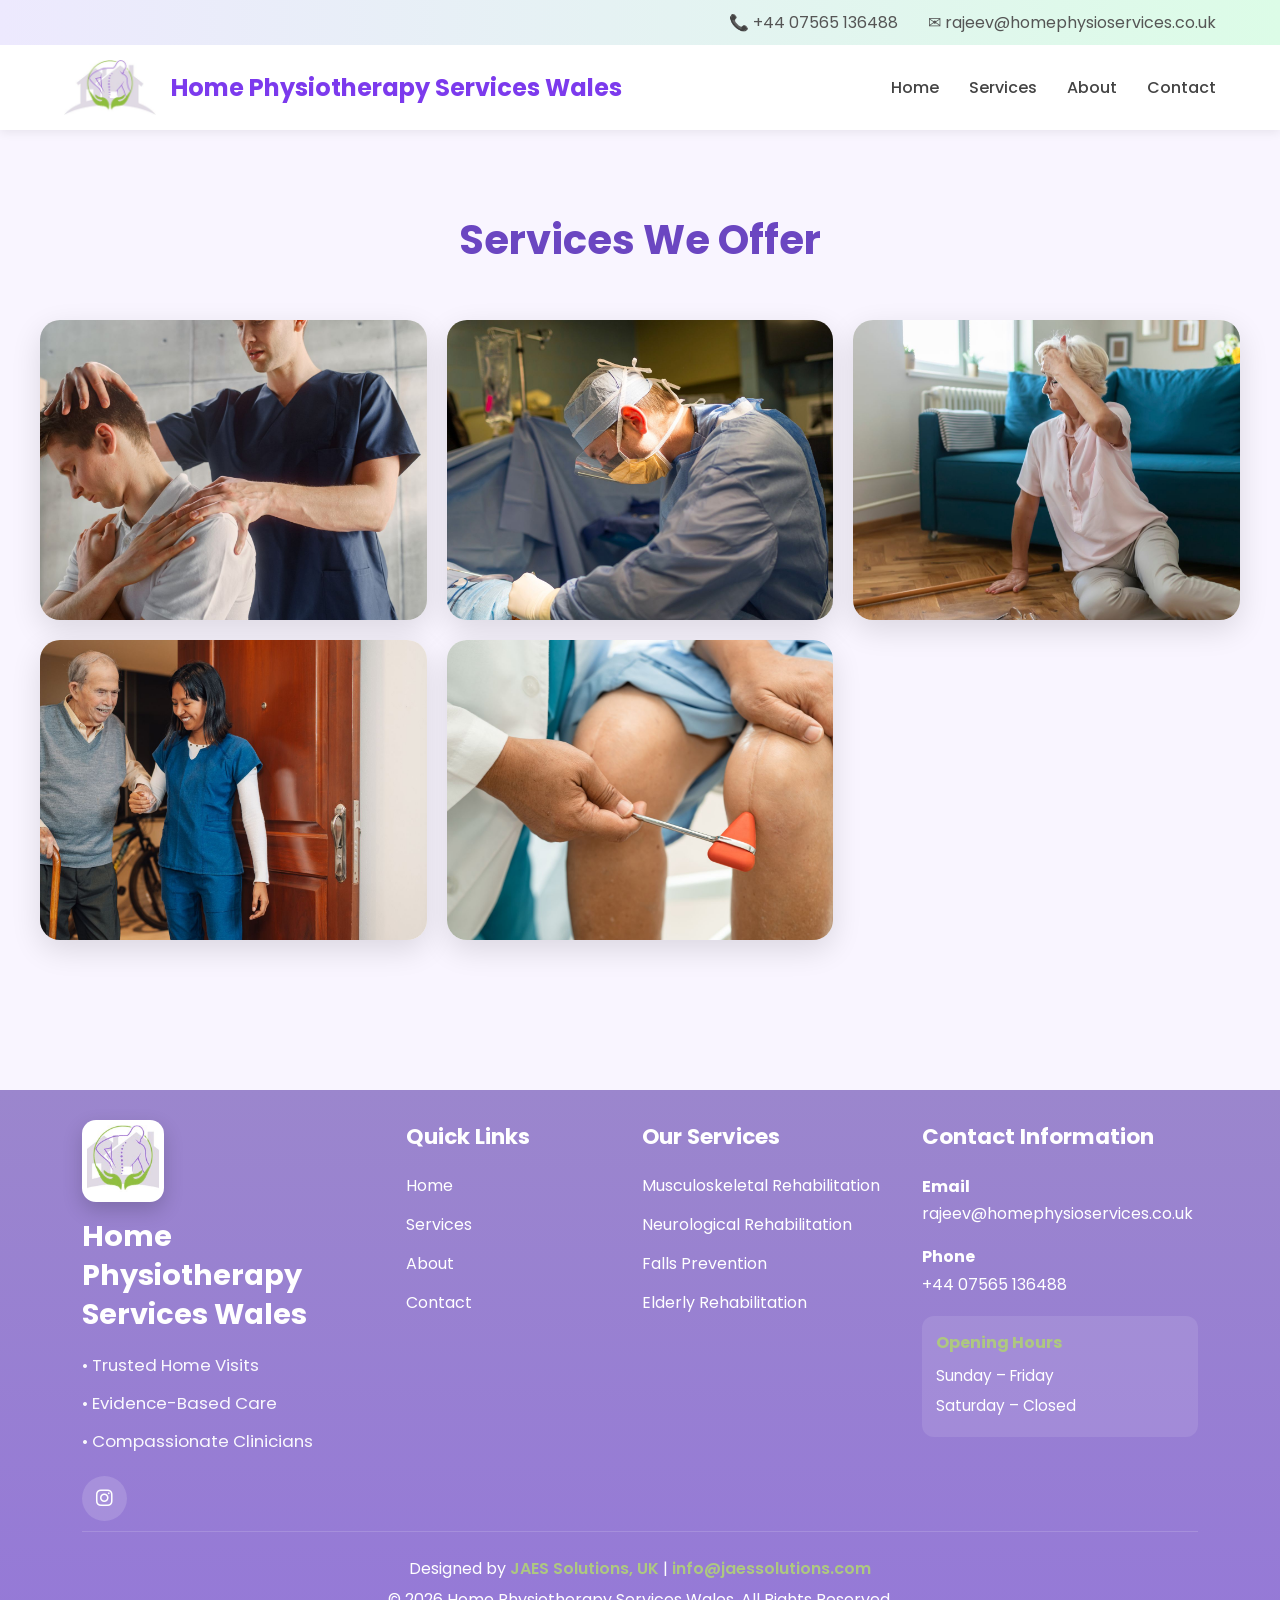
<file: Services.html>
<!DOCTYPE html>
<html lang="en">

<head>
    <meta charset="UTF-8">
    <meta name="viewport" content="width=device-width, initial-scale=1.0">

    <title>Physiotherapy Services Wales | Home Physiotherapy Services Wales</title>
    <link rel="stylesheet" href="Services.css">

    <!-- Google Fonts -->
    <link href="https://fonts.googleapis.com/css2?family=Poppins:wght@300;400;500;600;700&display=swap"
        rel="stylesheet">

    <!-- Font Awesome -->
    <link rel="stylesheet"
        href="https://cdnjs.cloudflare.com/ajax/libs/font-awesome/6.5.0/css/all.min.css">

    <!-- SEO -->

<link rel="icon"
href="Assets/logo.jpg"
type="image/png">

<meta name="description"
content="Explore our home physiotherapy services across Wales, including musculoskeletal rehabilitation, neurological rehabilitation, orthopaedic recovery, falls prevention and elderly rehabilitation.">

<meta name="robots"
content="index, follow">

<link rel="canonical"
href="https://www.homephysioservices.co.uk/Services.html">

<meta name="author"
content="Home Physiotherapy Services Wales">

<!-- Open Graph -->

<meta property="og:type" content="website">

<meta property="og:title"
content="Physiotherapy Services Wales">

<meta property="og:description"
content="Professional home physiotherapy services including neurological rehabilitation, musculoskeletal rehabilitation, falls prevention and elderly care across Wales.">

<meta property="og:url"
content="https://www.homephysioservices.co.uk/Services.html">

<meta property="og:image"
content="https://www.homephysioservices.co.uk/Assets/logo.jpg">

<!-- Twitter -->

<meta name="twitter:card"
content="summary_large_image">

<meta name="twitter:title"
content="Physiotherapy Services Wales">

<meta name="twitter:description"
content="Expert home physiotherapy and rehabilitation services across Wales.">

<meta name="twitter:image"
content="https://www.homephysioservices.co.uk/Assets/logo.jpg">

<script type="application/ld+json">
{
  "@context": "https://schema.org",
  "@type": "MedicalBusiness",
  "name": "Home Physiotherapy Services Wales",
  "url": "https://www.homephysioservices.co.uk/Services.html",
  "image": "https://www.homephysioservices.co.uk/Assets/logo.jpg",
  "telephone": "+44 07565 136488",
  "email": "rajeev@homephysioservices.co.uk",
  "serviceType": [
    "Orthopaedic Rehabilitation",
    "Musculoskeletal Rehabilitation",
    "Rehabilitation for Elderly Frailty",
    "Neurological Rehabilitation",
    "Falls Prevention",
    "Elderly Rehabilitation"
  ],
  "sameAs": [
    "https://www.instagram.com/raje_ev37/"
  ],
  "address": {
    "@type": "PostalAddress",
    "addressCountry": "GB",
    "addressRegion": "Wales"
  },
  "areaServed": "Wales",
  "description": "Professional home physiotherapy services in Wales including orthopaedic, neurological, musculoskeletal, falls prevention and elderly rehabilitation.",
  "priceRange": "££",
  "hasOfferCatalog": {
    "@type": "OfferCatalog",
    "name": "Physiotherapy Services",
    "itemListElement": [
      {
        "@type": "Offer",
        "itemOffered": {
          "@type": "Service",
          "name": "Musculoskeletal Rehabilitation"
        }
      },
      {
        "@type": "Offer",
        "itemOffered": {
          "@type": "Service",
          "name": "Neurological Rehabilitation"
        }
      },
      {
        "@type": "Offer",
        "itemOffered": {
          "@type": "Service",
          "name": "Operative Orthopaedic Rehabilitation"
        }
      },
      {
        "@type": "Offer",
        "itemOffered": {
          "@type": "Service",
          "name": "Falls Assessment & Prevention"
        }
      },
      {
        "@type": "Offer",
        "itemOffered": {
          "@type": "Service",
          "name": "Rehabilitation for Elderly Frailty"
        }
      }
    ]
  },
  "sameAs": [
    "https://www.instagram.com/raje_ev37/"
  ]
}
</script>

</head>

<body>

    <!-- ================= HEADER ================= -->

    <header class="site-header">

        <!-- Top Contact Bar -->

        <div class="top-bar">
            <div class="container">

                <a href="tel:+4407565136488">
                    📞 +44 07565 136488
                </a>

                <a href="mailto:rajeev@homephysioservices.co.uk">
                    ✉ rajeev@homephysioservices.co.uk
                </a>

            </div>
        </div>

        <!-- Navigation -->

        <div class="navbar">

            <div class="container nav-wrapper">

                <a href="index.html" class="logo">

                    <img src="Assets/logo.jpg"
                        alt="Home Physiotherapy Services Wales Logo">

                    <span>
                        Home Physiotherapy Services Wales
                    </span>

                </a>

                <nav class="desktop-menu">

                    <a href="index.html">Home</a>
                    <a href="Services.html">Services</a>
                    <a href="About.html">About</a>
                    <a href="Contact.html">Contact</a>

                </nav>

                <button class="mobile-menu-btn" id="mobile-menu-btn">
                <i class="fas fa-bars"></i>
                </button>

            </div>

        </div>
    <nav class="mobile-menu" id="mobile-menu">
    <a href="index.html">Home</a>
    <a href="Services.html">Services</a>
    <a href="About.html">About</a>
    <a href="Contact.html">Contact</a>

    </nav>

    </header>

    <!-- =====================================
    SERVICES SECTION
===================================== -->

<section class="services-section">

    <div class="container">

        <div class="section-heading">
            <h1>Services We Offer</h1>
        </div>

        <div class="services-grid">

            <!-- Service 1 -->
            <a href="MusculoskeletalInjury.html" class="service-card">

                <img
                    src="Assets/Musculo.jpg"
                    alt="Musculoskeletal Injury Rehabilitation"
                    loading="lazy"
                >

                <div class="service-overlay">
                    <h3>Musculoskeletal Injury Rehabilitation</h3>

                    <p>
                        Personalised care, guided exercises, and supportive
                        interaction that restore strength, relieve pain,
                        and rebuild confidence through every step of recovery.
                    </p>
                </div>

            </a>

            <!-- Service 2 -->
            <a href="OperativeOrthopaedic.html" class="service-card">

                <img
                    src="Assets/Operative.jpg"
                    alt="Operative Orthopaedic Rehabilitation"
                    loading="lazy"
                >

                <div class="service-overlay">
                    <h3>Operative Orthopaedic Rehabilitation</h3>

                    <p>
                        Tailored post-surgery support with guided movements,
                        regular progress check-ins, and compassionate care
                        that promote healing and restore mobility with confidence.
                    </p>
                </div>

            </a>

            <!-- Service 3 -->
            <a href="FallsAssessment.html" class="service-card">

                <img
                    src="Assets/Falls.jpg"
                    alt="Falls Assessment Prevention and Rehabilitation"
                    loading="lazy"
                >

                <div class="service-overlay">
                    <h3>Falls Assessment, Prevention & Rehabilitation</h3>

                    <p>
                        Comprehensive balance assessments, personalised exercise plans,
                        and ongoing guidance that help prevent falls,
                        enhance stability, and support safe independent living.
                    </p>
                </div>

            </a>

            <!-- Service 4 -->
            <a href="RehabilitationforElderly.html" class="service-card">

                <img
                    src="Assets/Rehabel.jpg"
                    alt="Rehabilitation for Elderly Frailty"
                    loading="lazy"
                >

                <div class="service-overlay">
                    <h3>Rehabilitation for Elderly Frailty</h3>

                    <p>
                        Gentle strength-building programs, regular wellness monitoring,
                        and compassionate support that enhance mobility,
                        confidence, and overall quality of life for older adults.
                    </p>
                </div>

            </a>

            <!-- Service 5 -->
            <a href="NeurologicalRehabilitation.html" class="service-card">

                <img
                    src="Assets/NeuroRehab.jpg"
                    alt="Neurological Rehabilitation"
                    loading="lazy"
                >

                <div class="service-overlay">
                    <h3>Neurological Rehabilitation</h3>

                    <p>
                        Specialised therapy, cognitive support,
                        and consistent encouragement that help restore movement,
                        rebuild confidence, and improve daily independence.
                    </p>
                </div>

            </a>

        </div>

    </div>

</section>

<!-- ===================================
    FOOTER STARTS HERE
=================================== -->

<footer class="site-footer">

    <div class="container">

        <div class="footer-grid">

            <!-- ===========================
                    COMPANY
            ============================ -->

            <div class="footer-brand">

    <div class="footer-brand-top">

        <img
            src="Assets/logo.jpg"
            alt="Home Physiotherapy Services Wales Logo"
        >

        <h3>Home Physiotherapy Services Wales</h3>

    </div>

    <p>• Trusted Home Visits</p>

    <p>• Evidence-Based Care</p>

    <p>• Compassionate Clinicians</p>

    <div class="social-links">

        <a
            href="https://www.instagram.com/raje_ev37/"
            target="_blank"
            rel="noopener noreferrer"
            aria-label="Instagram"
        >
            <i class="fab fa-instagram"></i>
        </a>

    </div>

</div>

            <!-- ===========================
                    QUICK LINKS
            ============================ -->

            <div class="footer-links">

                <h4>Quick Links</h4>

                <ul>

                    <li><a href="index.html">Home</a></li>

                    <li><a href="Services.html">Services</a></li>

                    <li><a href="About.html">About</a></li>

                    <li><a href="Contact.html">Contact</a></li>

                </ul>

            </div>

            <!-- ===========================
                    SERVICES
            ============================ -->

            <div class="footer-links">

                <h4>Our Services</h4>

                <ul>

                    <li>
                        <a href="MusculoskeletalInjury.html">
                            Musculoskeletal Rehabilitation
                        </a>
                    </li>

                    <li>
                        <a href="NeurologicalRehabilitation.html">
                            Neurological Rehabilitation
                        </a>
                    </li>

                    <li>
                        <a href="FallsAssessment.html">
                            Falls Prevention
                        </a>
                    </li>

                    <li>
                        <a href="RehabilitationforElderly.html">
                            Elderly Rehabilitation
                        </a>
                    </li>

                </ul>

            </div>

            <!-- ===========================
                    CONTACT
            ============================ -->

            <div class="footer-contact">

                <h4>Contact Information</h4>

                <p>

                    <strong>Email</strong><br>

                    <a href="mailto:rajeev@homephysioservices.co.uk">

                        rajeev@homephysioservices.co.uk

                    </a>

                </p>

                <p>

                    <strong>Phone</strong><br>

                    <a href="tel:+4407565136488">

                        +44 07565 136488

                    </a>

                </p>

                <div class="footer-hours">

                    <strong>Opening Hours</strong>

                    <p>Sunday – Friday</p>

                    <p>Saturday – Closed</p>

                </div>

            </div>

        </div>

        <!-- ===========================
                FOOTER BOTTOM
        ============================ -->

        <div class="footer-bottom">

            <p>

                Designed by

                <a
                    href="https://jaessolutions.com/"
                    target="_blank"
                >

                    JAES Solutions, UK

                </a>

                |

                <a href="mailto:info@jaessolutions.com">

                    info@jaessolutions.com

                </a>

            </p>

            <p>

                © 2026 Home Physiotherapy Services Wales.

                All Rights Reserved.

            </p>

        </div>

    </div>

</footer>

<script>

const menuBtn = document.getElementById("mobile-menu-btn");
const mobileMenu = document.getElementById("mobile-menu");

menuBtn.addEventListener("click", () => {

    mobileMenu.classList.toggle("active");

});

</script>

</body>
</html>
</file>
<file: style.css>
/* ======================
   GLOBAL
====================== */

*{
    margin:0;
    padding:0;
    box-sizing:border-box;
}

body{
    font-family:'Poppins',sans-serif;
    background:#f9f5ff;
    overflow-x:hidden;
}

.container{
    width:90%;
    max-width:1200px;
    margin:auto;
}

/* ======================
   HEADER
====================== */

.site-header{
    position:fixed;
    top:0;
    width:100%;
    z-index:999;
    background:#fff;
    box-shadow:0 2px 10px rgba(0,0,0,.08);
}

/* Top Bar */

.top-bar{
    background:linear-gradient(
        to right,
        #ede9fe,
        #dcfce7
    );
}

.top-bar .container{
    display:flex;
    justify-content:flex-end;
    gap:30px;
    padding:10px 0;
}

.top-bar a{
    color:#555;
    text-decoration:none;
}

/* Navbar */

.navbar{
    padding:15px 0;
}

.nav-wrapper{
    display:flex;
    justify-content:space-between;
    align-items:center;
}

.logo{
    display:flex;
    align-items:center;
    gap:15px;
    text-decoration:none;
}

.logo img{
    height:55px;
}

.logo span{
    font-size:24px;
    font-weight:700;
    color:#7c3aed;
}

/* Desktop Menu */

.desktop-menu{
    display:flex;
    gap:30px;
}

.desktop-menu a{
    text-decoration:none;
    color:#444;
    font-weight:500;
}

.desktop-menu a:hover{
    color:#7c3aed;
}

/* Mobile Button */

.mobile-menu-btn{
    display:none;
}

/* ======================
   HERO VIDEO
====================== */

.hero{
    position:relative;
    height:100vh;
    overflow:hidden;
}

.hero video{
    width:100%;
    height:100%;
    object-fit:cover;
}

.hero-overlay{
    position:absolute;
    inset:0;
    background:rgba(0,0,0,.30);
}

/* ======================
   CONTACT CARDS
====================== */

.contact-cards{
    position:relative;
    margin-top:-60px;
    z-index:20;
}

.cards-wrapper{

    max-width:850px;
    margin:auto;

    display:flex;
    gap:25px;

    /* Soft Premium Gradient */
    background:linear-gradient(
        135deg,
        rgba(237,233,254,.95) 0%,
        rgba(255,255,255,.98) 50%,
        rgba(220,252,231,.95) 100%
    );

    padding:25px;

    border-radius:20px;

    box-shadow:
        0 8px 25px rgba(168,85,247,.08),
        0 12px 35px rgba(34,197,94,.08),
        0 5px 18px rgba(0,0,0,.06);

    backdrop-filter:blur(12px);
}

.contact-card{

    flex:1;

    background:#ffffff;

    text-align:center;

    padding:25px;

    border-radius:16px;

    border:1px solid rgba(255,255,255,.8);

    box-shadow:
        0 4px 12px rgba(0,0,0,.06),
        0 2px 8px rgba(168,85,247,.05);

    transition:.35s ease;
}

.contact-card:hover{

    transform:translateY(-6px);

    box-shadow:
        0 12px 28px rgba(168,85,247,.12),
        0 12px 28px rgba(34,197,94,.10);

}

.icon-circle{

    width:60px;
    height:60px;

    margin:auto auto 15px;

    border-radius:50%;

    display:flex;
    justify-content:center;
    align-items:center;

    font-size:24px;

    /* Softer Purple + Green Gradient */
    background:linear-gradient(
        135deg,
        #b791fc 0%,
        #beadff 45%,
        #a7fdd5 100%
    );

    color:#ffffff;

    box-shadow:
        0 6px 18px rgba(183,148,246,.25),
        0 6px 18px rgba(167,243,208,.25);

}

.contact-card h3{

    color:#1f2937;

    margin-bottom:10px;

    font-weight:700;

}

.contact-card a{

    text-decoration:none;

    color:#4b5563;

    font-size:18px;

    transition:.3s ease;

}

.contact-card a:hover{

    color:#8b5cf6;

}

/* ===================================
   WHY HOME PHYSIOTHERAPY
=================================== */

.why-home-physio{
    max-width:1400px;
    margin:80px auto;
    padding:60px 40px;

    background:#faf5ff;

    border-radius:30px;

    box-shadow:0 10px 30px rgba(0,0,0,0.08);

    text-align:center;
}

/* Section Heading */

.section-header{
    max-width:850px;
    margin:0 auto 50px;
}

.section-header h1{
    font-size:3rem;
    font-weight:700;
    color:#7c3aed;
    margin-bottom:20px;
    line-height:1.2;
}

.section-header p{
    font-size:1.15rem;
    color:#666;
    line-height:1.8;
}

/* Cards Grid */

.benefits-grid{
    display:grid;
    grid-template-columns:repeat(3,1fr);
    gap:30px;
}

/* Card */

.benefit-card{
    background:#ffffff;

    border-radius:24px;

    padding:30px;

    text-align:left;

    box-shadow:0 8px 20px rgba(0,0,0,0.08);

    transition:0.3s ease;
}

.benefit-card:hover{
    transform:translateY(-8px);

    box-shadow:0 15px 35px rgba(0,0,0,0.12);
}

/* Image */

.benefit-image{
    height:280px;

    overflow:hidden;

    border-radius:16px;

    margin-bottom:20px;
}

.benefit-image img{
    width:100%;
    height:100%;
    object-fit:cover;

    transition:0.4s ease;
}

.benefit-card:hover img{
    transform:scale(1.05);
}

/* Title */

.benefit-card h3{
    color:#9333ea;
    font-size:1.4rem;
    margin-bottom:15px;
}

/* Text */

.benefit-card p{
    color:#333;
    line-height:1.8;
}

/* =====================================
   AREAS WE COVER
===================================== */

.areas-section{

    max-width:1400px;

    margin:80px auto;

    padding:0 25px;
}

/* Main Layout */

.areas-content{

    display:flex;

    justify-content:space-between;

    align-items:flex-start;

    gap:50px;
}

/* Left */

.areas-text{

    flex:0 0 50%;
}

/* Right */

.areas-map{

    flex:0 0 50%;
}

/* Heading */

.areas-text h2{

    font-size:3rem;

    color:#84cc16;

    font-weight:700;

    margin-bottom:20px;
}

/* Paragraph */

.areas-text p{

    max-width:560px;

    font-size:1.1rem;

    line-height:1.7;

    margin-bottom:30px;
}

/* Areas Grid */

.areas-list{

    list-style:none;

    margin:0;

    padding:0;

    display:grid;

    grid-template-columns:repeat(3,1fr);

    gap:15px;
}

/* Grid Box */

.areas-list li{

    background:#e9d5ff;

    color:#555;

    font-weight:600;

    text-align:center;

    padding:15px 10px;

    border-radius:12px;

    box-shadow:0 4px 10px rgba(0,0,0,.08);

    transition:.3s ease;
}

.areas-list li:hover{

    transform:translateY(-4px);

    box-shadow:0 10px 20px rgba(0,0,0,.12);
}

/* Map */

.areas-map iframe{

    width:100%;

    height:900px;

    border:none;

    border-radius:20px;

    box-shadow:0 8px 25px rgba(0,0,0,.12);
}

/* ===================================
   SERVICES SECTION
=================================== */

.services-section{

    padding:80px 20px;

    background:#f9f5ff;
}

/* Container */

.services-section .container{

    max-width:1450px;

    width:100%;

    margin:0 auto;

    padding:0 20px;
}

/* Heading */

.section-heading{

    text-align:center;

    margin-bottom:50px;
}

.section-heading h2{

    font-size:2.5rem;

    font-weight:700;

    color:#6b46c1;
}

/* ===========================
   SERVICES GRID
=========================== */

.services-grid{

    display:grid;

    grid-template-columns:repeat(3,1fr);

    gap:20px;
}

/* ===========================
   CARD
=========================== */

.service-card{

    position:relative;

    overflow:hidden;

    border-radius:20px;

    box-shadow:0 10px 30px rgba(0,0,0,.12);

    text-decoration:none;

    background:#fff;
}

/* ===========================
   IMAGE
=========================== */

.service-card img{

    width:100%;

    height:300px;

    object-fit:cover;

    display:block;

    transition:
        transform .5s ease,
        filter .5s ease;
}

/* ===========================
   OVERLAY
=========================== */

.service-overlay{

    position:absolute;

    inset:0;

    background:rgba(0,0,0,.45);

    display:flex;

    flex-direction:column;

    justify-content:center;

    align-items:center;

    text-align:center;

    padding:25px;

    color:#fff;

    opacity:0;

    transition:opacity .5s ease;
}

.service-overlay h3{

    font-size:1.3rem;

    font-weight:600;

    margin-bottom:15px;
}

.service-overlay p{

    font-size:.95rem;

    line-height:1.6;
}

/* ===========================
   HOVER
=========================== */

.service-card:hover img{

    transform:scale(1.08);

    filter:blur(3px);
}

.service-card:hover .service-overlay{

    opacity:1;
}

/* ===================================
   DOCTOR BIO SECTION
=================================== */

.doctor-bio {
    padding: 80px 20px;
    background: transparent;
}

.doctor-bio .container {
    max-width: 1000px;
    margin: 0 auto;
}

.bio-content {
    text-align: center;
}

/* Heading */

.bio-content h2 {
    font-size: 2.5rem;
    font-weight: 700;
    color: #6b46c1;
    margin-bottom: 30px;
}

/* Description */

.bio-content p {
    max-width: 850px;
    margin: 0 auto 40px;
    color: #333333;
    font-size: 1.05rem;
    line-height: 1.8;
}

/* Features */

.bio-features {
    list-style: none;
    padding: 0;
    margin: 0 auto 40px;
    max-width: 700px;
}

.bio-features li {
    display: flex;
    align-items: center;
    gap: 12px;

    background: #ffffff;

    padding: 18px 20px;
    margin-bottom: 15px;

    border-left: 5px solid #6b46c1;

    border-radius: 12px;

    box-shadow: 0 8px 20px rgba(0,0,0,0.08);

    color: #333333;
    text-align: left;

    transition:
        transform 0.3s ease,
        box-shadow 0.3s ease;
}

.bio-features li:hover {
    transform: translateY(-5px);

    box-shadow: 0 15px 35px rgba(107,70,193,0.18);
}

.bio-features .icon {
    font-size: 1.3rem;
    flex-shrink: 0;
}

/* Button */

.bio-button {
    display: inline-block;

    padding: 14px 30px;

    background: #6b46c1;
    color: #ffffff;

    text-decoration: none;
    font-weight: 600;

    border-radius: 10px;

    transition:
        background 0.3s ease,
        transform 0.3s ease;
}

.bio-button:hover {
    background: #5b35b4;
    transform: translateY(-3px);
}

/* ===================================
   CLIENT REVIEWS SECTION
=================================== */

.patient-reviews {
    padding-top: 20px;
    padding-bottom: 60px;
}

.patient-reviews .container {
    max-width: 1100px;
    margin: 0 auto;
}

/* Heading */

.patient-reviews h2 {
    text-align: center;
    font-size: 2.5rem;
    font-weight: 700;
    color: #6b46c1;
    margin-bottom: 50px;
}

/* Review Grid */

.review-grid {
    display: grid;
    grid-template-columns: repeat(2, 1fr);
    gap: 25px;
}

/* Review Card */

.review-card {
    background: linear-gradient(
        180deg,
        #f1f1f3 0%,
        #e3d9ff 100%
    );

    border-radius: 16px;

    padding: 30px;

    min-height: 220px;

    display: flex;
    flex-direction: column;
    justify-content: center;

    box-shadow: 0 10px 30px rgba(0,0,0,0.08);

    transition:
        transform 0.3s ease,
        box-shadow 0.3s ease;
}

.review-card:hover {
    transform: translateY(-8px);

    box-shadow: 0 20px 45px rgba(107,70,193,0.20);
}

/* Review Text */

.review-card .quote {
    font-size: 1.05rem;
    line-height: 1.8;
    color: #222222;
    margin-bottom: 20px;
}

/* Author */

.review-card .author {
    text-align: right;
    font-weight: 700;
    color: #444444;
}

/* ===================================
   FOOTER STARTS HERE
=================================== */

.site-footer{

    background:linear-gradient(
        180deg,
        #9b86cd 0%,
        #9579d7 100%
    );

    color:#fff;

    padding:30px 20px 10px;

    margin-top:70px;

    overflow:hidden;
}

/* Container */

.site-footer .container{

    max-width:1350px;

    margin:auto;
}

/* ===========================
        GRID
=========================== */

.footer-grid{

    display:grid;

    grid-template-columns:
        1.4fr
        1fr
        1.2fr
        1.25fr;

    gap:15px;

    margin-bottom:10px;
}

/* ===========================
        BRAND
=========================== */

.footer-brand img{

    width:82px;

    height:82px;

    object-fit:cover;

    border-radius:14px;

    background:#fff;

    padding:5px;

    box-shadow:0 8px 20px rgba(0,0,0,.18);

    margin-bottom:15px;
}

.footer-brand h3{

    font-size:1.8rem;

    font-weight:700;

    line-height:1.35;

    margin-bottom:18px;
}

.footer-brand p{

    margin-bottom:12px;

    color:rgba(255,255,255,.95);

    font-size:1.05rem;
}

/* ===========================
        HEADINGS
=========================== */

.footer-links h4,
.footer-contact h4{

    font-size:1.35rem;

    font-weight:700;

    margin-bottom:20px;

    color:#ffffff;
}

/* Remove underline */

.footer-links h4::after,
.footer-contact h4::after{

    display:none;
}

/* ===========================
        LINKS
=========================== */

.footer-links ul{

    list-style:none;

    margin:0;

    padding:0;
}

.footer-links li{

    margin-bottom:14px;
}

.footer-links a{

    color:#fff;

    text-decoration:none;

    transition:.3s;
}

.footer-links a:hover{

    color:#AEC880;

    padding-left:6px;
}

/* ===========================
        CONTACT
=========================== */

.footer-contact p{

    margin-bottom:16px;

    line-height:1.7;
}

.footer-contact strong{

    color:#ffffff;
}

.footer-contact a{

    color:#fff;

    text-decoration:none;
}

.footer-contact a:hover{

    color:#AEC880;
}

/* ===========================
        HOURS
=========================== */

.footer-hours{

    margin-top:18px;

    background:rgba(255,255,255,.10);

    padding:14px;

    border-radius:12px;
}

.footer-hours strong{

    display:block;

    margin-bottom:8px;

    color:#AEC880;
}

.footer-hours p{

    margin:4px 0;

    font-size:.96rem;
}

/* ===========================
        SOCIAL
=========================== */

.social-links{

    margin-top:22px;
}

.social-links a{

    width:45px;

    height:45px;

    border-radius:50%;

    display:flex;

    justify-content:center;

    align-items:center;

    background:rgba(255,255,255,.15);

    color:#fff;

    font-size:1.2rem;

    text-decoration:none;

    transition:.35s;
}

.social-links a:hover{

    background:#AEC880;

    color:#fff;

    transform:translateY(-4px);
}

/* ===========================
        FOOTER BOTTOM
=========================== */

.footer-bottom{

    border-top:1px solid rgba(255,255,255,.15);

    padding-top:18px;

    text-align:center;
}

.footer-bottom p{

    margin:6px 0;

    color:#fff;

    font-size:1rem;
}

.footer-bottom a{

    color:#AEC880;

    text-decoration:none;

    font-weight:600;
}

.footer-bottom a:hover{

    color:#ffffff;
}

/* ====================================
   MOBILE RESPONSIVE STYLES STARTS HERE
==================================== */

/* ====================================
   GLOBAL RESET FOR MOBILE DEVICES
==================================== */

*{
    margin:0;
    padding:0;
    box-sizing:border-box;
}

html{
    overflow-x:hidden;
}

body{
    overflow-x:hidden;
    font-family:'Poppins',sans-serif;
}

img,
video,
iframe{
    max-width:100%;
    display:block;
}

/* ====================================
   MOBILE HEADER
==================================== */

@media (max-width:768px){

    .top-bar .container{
        justify-content:center;
        flex-direction:column;
        align-items:center;
        gap:6px;
        text-align:center;
        padding:8px 15px;
    }

    .top-bar a{
        font-size:13px;
    }

    .nav-wrapper{
        padding:12px 15px;
    }

    .logo{
        max-width:80%;
    }

    .logo img{
        height:42px;
    }

    .logo span{
        font-size:0.95rem;
        line-height:1.3;
    }

    .desktop-menu{
        display:none;
    }

    .mobile-menu-btn{
        display:block;
        background:none;
        border:none;
        font-size:1.7rem;
        color:#7e22ce;
        cursor:pointer;
    }

    .mobile-menu{
        display:none;
        flex-direction:column;
        background:#ffffff;
        border-top:1px solid #e5e5e5;
    }

    .mobile-menu.active{
        display:flex;
    }

    .mobile-menu a{
        padding:15px;
        text-decoration:none;
        color:#333;
        border-bottom:1px solid #f0f0f0;
        text-align:center;
        font-weight:500;
    }

    .mobile-menu a:hover{
        background:#f9f5ff;
        color:#7e22ce;
    }

}

/* Desktop defaults */

.mobile-menu{
    display:none;
}

.mobile-menu-btn{
    display:none;
}

/* Mobile */

@media (max-width:768px){

    .desktop-menu{
        display:none;
    }

    .mobile-menu-btn{
        display:block;
    }

    .mobile-menu.active{
        display:flex;
        flex-direction:column;
    }

}

/* ====================================
   HERO + CONTACT CARDS MOBILE
==================================== */

@media (max-width:768px){

    /* Hero */

    .hero{
        height:75vh;
        min-height:550px;
    }

    .hero video{
        width:100%;
        height:100%;
        object-fit:cover;
    }

    /* Contact Cards */

    .contact-cards{
        margin-top:-40px;
        padding:0 15px;
    }

    .cards-wrapper{
        flex-direction:column;
        gap:15px;
        padding:18px;
        border-radius:18px;
    }

    .contact-card{
        width:100%;
        padding:20px;
    }

    .icon-circle{
        width:55px;
        height:55px;
        font-size:22px;
    }

    .contact-card h3{
        font-size:1.1rem;
    }

    .contact-card a{
        font-size:0.95rem;
        word-break:break-word;
    }

}

/* ====================================
   WHY HOME PHYSIOTHERAPY - MOBILE
==================================== */

@media (max-width:768px){

    .why-home-physio{
        margin:50px 15px;
        padding:40px 20px;
        border-radius:20px;
    }

    .section-header{
        margin-bottom:35px;
    }

    .section-header h1{
        font-size:1.5rem;
        line-height:1.3;
    }

    .section-header p{
        font-size:0.95rem;
        line-height:1.7;
    }

    .benefits-grid{
        grid-template-columns:1fr;
        gap:20px;
    }

    .benefit-card{
        padding:20px;
        border-radius:18px;
    }

    .benefit-image{
        height:220px;
        margin-bottom:15px;
    }

    .benefit-card h3{
        font-size:1.2rem;
        text-align:center;
    }

    .benefit-card p{
        font-size:0.95rem;
        line-height:1.7;
        text-align:center;
    }

}

/* ====================================
   AREAS WE COVER - MOBILE
==================================== */

@media (max-width:768px){

    .areas-section{
        margin:50px auto;
        padding:0 15px;
    }

    .areas-content{
        flex-direction:column;
        gap:30px;
    }

    .areas-text,
    .areas-map{
        flex:100%;
        width:100%;
    }

    .areas-text h2{
        font-size:2rem;
        text-align:center;
        line-height:1.3;
    }

    .areas-text p{
        max-width:100%;
        font-size:0.95rem;
        text-align:center;
        line-height:1.7;
        margin-bottom:25px;
    }

    .areas-list{
        grid-template-columns:repeat(2,1fr);
        gap:12px;
    }

    .areas-list li{
        padding:12px 8px;
        font-size:0.9rem;
    }

    .areas-map iframe{
        height:400px;
        border-radius:15px;
    }

}

/* ====================================
   SERVICES SECTION - MOBILE
==================================== */

@media (max-width:768px){

    .services-section{
        padding:50px 15px;
    }

    .services-section .container{
        padding:0;
    }

    .section-heading{
        margin-bottom:35px;
    }

    .section-heading h2{
        font-size:2rem;
        line-height:1.3;
    }

    .services-grid{
        grid-template-columns:1fr;
        gap:20px;
    }

    .service-card{
        border-radius:18px;
    }

    .service-card img{
        height:250px;
    }

    /* Show content on mobile */
    .service-overlay{
        opacity:1;
        background:rgba(0,0,0,.45);
        padding:20px;
    }

    .service-overlay h3{
        font-size:1.15rem;
        margin-bottom:10px;
    }

    .service-overlay p{
        font-size:0.9rem;
        line-height:1.5;
    }

    /* Disable hover effects on touch devices */
    .service-card:hover img{
        transform:none;
        filter:none;
    }

}

/* ====================================
   DOCTOR BIO - MOBILE
==================================== */

@media (max-width:768px){

    .doctor-bio{
        padding:50px 15px;
    }

    .bio-content h2{
        font-size:2rem;
        line-height:1.3;
        margin-bottom:20px;
    }

    .bio-content p{
        font-size:0.95rem;
        line-height:1.7;
        margin-bottom:30px;
        text-align:center;
    }

    .bio-features{
        max-width:100%;
        margin-bottom:30px;
    }

    .bio-features li{
        padding:15px;
        gap:10px;
        font-size:0.95rem;
        line-height:1.6;
        align-items:flex-start;
    }

    .bio-features .icon{
        font-size:1.1rem;
        margin-top:2px;
    }

    .bio-button{
        width:100%;
        max-width:280px;
        text-align:center;
        padding:14px 20px;
        font-size:1rem;
    }

}

/* ====================================
   CLIENT REVIEWS - MOBILE
==================================== */

@media (max-width:768px){

    .patient-reviews{
        padding:10px 15px 50px;
    }

    .patient-reviews h2{
        font-size:2rem;
        line-height:1.3;
        margin-bottom:30px;
    }

    .review-grid{
        grid-template-columns:1fr;
        gap:20px;
    }

    .review-card{
        padding:25px 20px;
        min-height:auto;
        border-radius:14px;
    }

    .review-card .quote{
        font-size:0.95rem;
        line-height:1.7;
        margin-bottom:15px;
    }

    .review-card .author{
        font-size:0.95rem;
    }

}

/* ====================================
   FOOTER - MOBILE
==================================== */

@media (max-width:768px){

    .site-footer{
        padding:40px 15px 15px;
        margin-top:50px;
        text-align:center;
    }

    /* Footer Grid */

    .footer-grid{
        grid-template-columns:1fr;
        gap:35px;
        margin-bottom:25px;
        text-align:center;
    }

    /* ==========================
       BRAND SECTION
    ========================== */

    /* Brand */

.footer-brand{
    text-align:center;
}

.footer-brand-top{
    display:flex;
    align-items:center;
    justify-content:center;
    gap:15px;
    margin-bottom:15px;
}

.footer-brand-top img{
    width:65px;
    height:65px;
    flex-shrink:0;
}

.footer-brand-top h3{
    font-size:1.35rem;
    line-height:1.3;
    margin:0;
    text-align:left;
}

.footer-brand p{
    font-size:0.95rem;
    line-height:1.7;
}

    /* ==========================
       HEADINGS
    ========================== */

    .footer-links,
    .footer-contact{
        text-align:center;
    }

    .footer-links h4,
    .footer-contact h4{
        font-size:1.2rem;
        margin-bottom:15px;
    }

    /* ==========================
       LINKS
    ========================== */

    .footer-links ul{
        padding:0;
        margin:0;
    }

    .footer-links li{
        margin-bottom:10px;
    }

    .footer-links a{
        font-size:0.95rem;
    }

    /* ==========================
       CONTACT
    ========================== */

    .footer-contact p{
        font-size:0.95rem;
        line-height:1.7;
    }

    /* ==========================
       HOURS
    ========================== */

    .footer-hours{
        margin-top:15px;
        padding:12px;
    }

    .footer-hours p{
        font-size:0.9rem;
    }

    /* ==========================
       SOCIAL
    ========================== */

    .social-links{
        display:flex;
        justify-content:center;
        gap:12px;
        margin-top:18px;
    }

    .social-links a{
        width:42px;
        height:42px;
        font-size:1.1rem;
    }

    /* ==========================
       FOOTER BOTTOM
    ========================== */

    .footer-bottom{
        padding-top:15px;
    }

    .footer-bottom p{
        font-size:0.9rem;
        line-height:1.6;
        margin:8px 0;
    }
    
}
</file>
<file: About.css>
/* ======================
   GLOBAL
====================== */

*{
    margin:0;
    padding:0;
    box-sizing:border-box;
}

body{
    font-family:'Poppins',sans-serif;
    background:#f9f5ff;
    overflow-x:hidden;
    padding-top:130px;
}

.container{
    width:90%;
    max-width:1200px;
    margin:auto;
}

/* ======================
   HEADER
====================== */

.site-header{
    position:fixed;
    top:0;
    width:100%;
    z-index:999;
    background:#fff;
    box-shadow:0 2px 10px rgba(0,0,0,.08);
}

/* Top Bar */

.top-bar{
    background:linear-gradient(
        to right,
        #ede9fe,
        #dcfce7
    );
}

.top-bar .container{
    display:flex;
    justify-content:flex-end;
    gap:30px;
    padding:10px 0;
}

.top-bar a{
    color:#555;
    text-decoration:none;
}

/* Navbar */

.navbar{
    padding:15px 0;
}

.nav-wrapper{
    display:flex;
    justify-content:space-between;
    align-items:center;
}

.logo{
    display:flex;
    align-items:center;
    gap:15px;
    text-decoration:none;
}

.logo img{
    height:55px;
}

.logo span{
    font-size:24px;
    font-weight:700;
    color:#7c3aed;
}

/* Desktop Menu */

.desktop-menu{
    display:flex;
    gap:30px;
}

.desktop-menu a{
    text-decoration:none;
    color:#444;
    font-weight:500;
}

.desktop-menu a:hover{
    color:#7c3aed;
}

/* Mobile Button */

.mobile-menu-btn{
    display:none;
}

/* =========================================
   ABOUT SECTION STARTS HERE
========================================= */

.about-section {
    padding: 80px 20px;
}

.about-section .container {
    max-width: 1200px;
    margin: 0 auto;
    display: grid;
    grid-template-columns: 1fr 1.7fr;
    gap: 50px;
    align-items: start;
}

/* =========================================
   ABOUT CARD
========================================= */

.about-card {
    background: #ffffff;
    padding: 35px;
    border-radius: 20px;
    box-shadow: 0 10px 30px rgba(0,0,0,0.08);
}

.about-card h1 {
    font-size: 32px;
    color: #6b46c1;
    text-align: center;
    margin-bottom: 20px;
}

.about-card h2 {
    font-size: 26px;
    color: #6b46c1;
    text-align: center;
    margin: 30px 0 15px;
}

.designation {
    text-align: center;
    font-weight: 600;
    color: #6b46c1;
    margin-bottom: 20px;
}

.about-card p {
    color: #333333;
    line-height: 1.8;
    text-align: center;
}

/* =========================================
   BADGES
========================================= */

.badges {
    display: flex;
    justify-content: center;
    flex-wrap: wrap;
    gap: 10px;
    margin-bottom: 25px;
}

.badges span {
    background: #ede9fe;
    color: #6b46c1;
    padding: 10px 15px;
    border-radius: 50px;
    font-size: 14px;
    font-weight: 600;
}

/* =========================================
   CONTENT
========================================= */

.about-content {
    color: #333333;
}

.section-title {
    font-size: 34px;
    color: #6b46c1;
    margin-bottom: 20px;
}

.about-content p {
    line-height: 1.8;
    margin-bottom: 20px;
}

/* =========================================
   SERVICES GRID
========================================= */

.services-grid {
    display: grid;
    grid-template-columns: repeat(2, 1fr);
    gap: 20px;
}

.service-card {
    background: #ffffff;
    padding: 25px;
    border-radius: 16px;
    text-align: center;
    box-shadow: 0 5px 20px rgba(0,0,0,0.08);
}

.service-card span {
    font-size: 36px;
    display: block;
    margin-bottom: 15px;
}

.service-card h4 {
    color: #6b46c1;
    font-size: 18px;
    margin: 0;
}

/* =========================================
   WHY CHOOSE ME
========================================= */

.why-choose {
    max-width: 1200px;
    margin: 80px auto 0;
}

.why-choose h2 {
    text-align: center;
    font-size: 36px;
    color: #6b46c1;
    margin-bottom: 30px;
}

.why-content {
    background: #ffffff;
    padding: 35px;
    border-radius: 20px;
    box-shadow: 0 10px 30px rgba(0,0,0,0.08);
}

.why-content p {
    color: #333333;
    line-height: 1.8;
    margin-bottom: 20px;
}

.cta-wrapper {
    text-align: center;
    margin-top: 30px;
}

.cta-btn {
    display: inline-block;
    background: #6b46c1;
    color: #ffffff;
    text-decoration: none;
    padding: 14px 30px;
    border-radius: 10px;
    font-weight: 600;
    transition: 0.3s ease;
}

.cta-btn:hover {
    background: #553c9a;
}

/* ===================================
   FOOTER STARTS HERE
=================================== */

.site-footer{

    background:linear-gradient(
        180deg,
        #9b86cd 0%,
        #9579d7 100%
    );

    color:#fff;

    padding:30px 20px 10px;

    margin-top:70px;

    overflow:hidden;
}

/* Container */

.site-footer .container{

    max-width:1350px;

    margin:auto;
}

/* ===========================
        GRID
=========================== */

.footer-grid{

    display:grid;

    grid-template-columns:
        1.4fr
        1fr
        1.2fr
        1.25fr;

    gap:15px;

    margin-bottom:10px;
}

/* ===========================
        BRAND
=========================== */

.footer-brand img{

    width:82px;

    height:82px;

    object-fit:cover;

    border-radius:14px;

    background:#fff;

    padding:5px;

    box-shadow:0 8px 20px rgba(0,0,0,.18);

    margin-bottom:15px;
}

.footer-brand h3{

    font-size:1.8rem;

    font-weight:700;

    line-height:1.35;

    margin-bottom:18px;
}

.footer-brand p{

    margin-bottom:12px;

    color:rgba(255,255,255,.95);

    font-size:1.05rem;
}

/* ===========================
        HEADINGS
=========================== */

.footer-links h4,
.footer-contact h4{

    font-size:1.35rem;

    font-weight:700;

    margin-bottom:20px;

    color:#ffffff;
}

/* Remove underline */

.footer-links h4::after,
.footer-contact h4::after{

    display:none;
}

/* ===========================
        LINKS
=========================== */

.footer-links ul{

    list-style:none;

    margin:0;

    padding:0;
}

.footer-links li{

    margin-bottom:14px;
}

.footer-links a{

    color:#fff;

    text-decoration:none;

    transition:.3s;
}

.footer-links a:hover{

    color:#AEC880;

    padding-left:6px;
}

/* ===========================
        CONTACT
=========================== */

.footer-contact p{

    margin-bottom:16px;

    line-height:1.7;
}

.footer-contact strong{

    color:#ffffff;
}

.footer-contact a{

    color:#fff;

    text-decoration:none;
}

.footer-contact a:hover{

    color:#AEC880;
}

/* ===========================
        HOURS
=========================== */

.footer-hours{

    margin-top:18px;

    background:rgba(255,255,255,.10);

    padding:14px;

    border-radius:12px;
}

.footer-hours strong{

    display:block;

    margin-bottom:8px;

    color:#AEC880;
}

.footer-hours p{

    margin:4px 0;

    font-size:.96rem;
}

/* ===========================
        SOCIAL
=========================== */

.social-links{

    margin-top:22px;
}

.social-links a{

    width:45px;

    height:45px;

    border-radius:50%;

    display:flex;

    justify-content:center;

    align-items:center;

    background:rgba(255,255,255,.15);

    color:#fff;

    font-size:1.2rem;

    text-decoration:none;

    transition:.35s;
}

.social-links a:hover{

    background:#AEC880;

    color:#fff;

    transform:translateY(-4px);
}

/* ===========================
        FOOTER BOTTOM
=========================== */

.footer-bottom{

    border-top:1px solid rgba(255,255,255,.15);

    padding-top:18px;

    text-align:center;
}

.footer-bottom p{

    margin:6px 0;

    color:#fff;

    font-size:1rem;
}

.footer-bottom a{

    color:#AEC880;

    text-decoration:none;

    font-weight:600;
}

.footer-bottom a:hover{

    color:#ffffff;
}

/* ====================================
   MOBILE RESPONSIVE STYLES STARTS HERE
==================================== */

/* ====================================
   GLOBAL RESET FOR MOBILE DEVICES
==================================== */

*{
    margin:0;
    padding:0;
    box-sizing:border-box;
}

html{
    overflow-x:hidden;
}

body{
    overflow-x:hidden;
    font-family:'Poppins',sans-serif;
}

img,
video,
iframe{
    max-width:100%;
    display:block;
}

/* ====================================
   MOBILE HEADER
==================================== */

@media (max-width:768px){

    .top-bar .container{
        justify-content:center;
        flex-direction:column;
        align-items:center;
        gap:6px;
        text-align:center;
        padding:8px 15px;
    }

    .top-bar a{
        font-size:13px;
    }

    .nav-wrapper{
        padding:12px 15px;
    }

    .logo{
        max-width:80%;
    }

    .logo img{
        height:42px;
    }

    .logo span{
        font-size:0.95rem;
        line-height:1.3;
    }

    .desktop-menu{
        display:none;
    }

    .mobile-menu-btn{
        display:block;
        background:none;
        border:none;
        font-size:1.7rem;
        color:#7e22ce;
        cursor:pointer;
    }

    .mobile-menu{
        display:none;
        flex-direction:column;
        background:#ffffff;
        border-top:1px solid #e5e5e5;
    }

    .mobile-menu.active{
        display:flex;
    }

    .mobile-menu a{
        padding:15px;
        text-decoration:none;
        color:#333;
        border-bottom:1px solid #f0f0f0;
        text-align:center;
        font-weight:500;
    }

    .mobile-menu a:hover{
        background:#f9f5ff;
        color:#7e22ce;
    }

}

/* Desktop defaults */

.mobile-menu{
    display:none;
}

.mobile-menu-btn{
    display:none;
}

/* Mobile */

@media (max-width:768px){

    .desktop-menu{
        display:none;
    }

    .mobile-menu-btn{
        display:block;
    }

    .mobile-menu.active{
        display:flex;
        flex-direction:column;
    }

}

/* ==========================
    ABOUT SECTION MOBILE
    ========================== */

@media (max-width:768px){

    .about-section{
        padding:60px 15px;
    }

    /* MAIN LAYOUT STACK */
    .about-section .container{
        grid-template-columns:1fr;
        gap:30px;
    }

    /* ABOUT CARD */
    .about-card{
        padding:25px 18px;
    }

    .about-card h1{
        font-size:24px;
    }

    .about-card h2{
        font-size:20px;
    }

    .about-card p{
        font-size:0.9rem;
        line-height:1.6;
    }

    /* SECTION TITLE */
    .section-title{
        font-size:24px;
        text-align:center;
    }

    /* BADGES */
    .badges{
        gap:8px;
    }

    .badges span{
        font-size:12px;
        padding:8px 12px;
    }

    /* ==========================
    SERVICES GRID MOBILE
    ========================== */

    .services-grid{
        grid-template-columns:1fr;
        gap:15px;
    }

    .service-card{
        padding:20px;
    }

    .service-card span{
        font-size:28px;
    }

    .service-card h4{
        font-size:16px;
    }
}

/* ==========================
    WHY CHOOSE ME MOBILE
    ========================== */
@media (max-width:768px){

    .why-choose{
        margin:50px 15px 0;
    }

    .why-choose h2{
        font-size:24px;
        margin-bottom:20px;
        line-height:1.3;
    }

    .why-content{
        padding:22px 18px;
        border-radius:16px;
    }

    .why-content p{
        font-size:0.9rem;
        line-height:1.6;
        margin-bottom:15px;
    }

    .cta-wrapper{
        margin-top:20px;
    }

    .cta-btn{
        padding:12px 22px;
        font-size:0.9rem;
        border-radius:8px;
    }
}

/* ====================================
   FOOTER - MOBILE
==================================== */

@media (max-width:768px){

    .site-footer{
        padding:40px 15px 15px;
        margin-top:50px;
        text-align:center;
    }

    /* Footer Grid */

    .footer-grid{
        grid-template-columns:1fr;
        gap:35px;
        margin-bottom:25px;
        text-align:center;
    }

    /* ==========================
       BRAND SECTION
    ========================== */

    /* Brand */

.footer-brand{
    text-align:center;
}

.footer-brand-top{
    display:flex;
    align-items:center;
    justify-content:center;
    gap:15px;
    margin-bottom:15px;
}

.footer-brand-top img{
    width:65px;
    height:65px;
    flex-shrink:0;
}

.footer-brand-top h3{
    font-size:1.35rem;
    line-height:1.3;
    margin:0;
    text-align:left;
}

.footer-brand p{
    font-size:0.95rem;
    line-height:1.7;
}

    /* ==========================
       HEADINGS
    ========================== */

    .footer-links,
    .footer-contact{
        text-align:center;
    }

    .footer-links h4,
    .footer-contact h4{
        font-size:1.2rem;
        margin-bottom:15px;
    }

    /* ==========================
       LINKS
    ========================== */

    .footer-links ul{
        padding:0;
        margin:0;
    }

    .footer-links li{
        margin-bottom:10px;
    }

    .footer-links a{
        font-size:0.95rem;
    }

    /* ==========================
       CONTACT
    ========================== */

    .footer-contact p{
        font-size:0.95rem;
        line-height:1.7;
    }

    /* ==========================
       HOURS
    ========================== */

    .footer-hours{
        margin-top:15px;
        padding:12px;
    }

    .footer-hours p{
        font-size:0.9rem;
    }

    /* ==========================
       SOCIAL
    ========================== */

    .social-links{
        display:flex;
        justify-content:center;
        gap:12px;
        margin-top:18px;
    }

    .social-links a{
        width:42px;
        height:42px;
        font-size:1.1rem;
    }

    /* ==========================
       FOOTER BOTTOM
    ========================== */

    .footer-bottom{
        padding-top:15px;
    }

    .footer-bottom p{
        font-size:0.9rem;
        line-height:1.6;
        margin:8px 0;
    }
    
}
</file>
<file: Contact.css>
/* ======================
   GLOBAL
====================== */

*{
    margin:0;
    padding:0;
    box-sizing:border-box;
}

body{
    font-family:'Poppins',sans-serif;
    background:#f9f5ff;
    overflow-x:hidden;
    padding-top:130px;
}

.container{
    width:90%;
    max-width:1200px;
    margin:auto;
}

/* ======================
   HEADER
====================== */

.site-header{
    position:fixed;
    top:0;
    width:100%;
    z-index:999;
    background:#fff;
    box-shadow:0 2px 10px rgba(0,0,0,.08);
}

/* Top Bar */

.top-bar{
    background:linear-gradient(
        to right,
        #ede9fe,
        #dcfce7
    );
}

.top-bar .container{
    display:flex;
    justify-content:flex-end;
    gap:30px;
    padding:10px 0;
}

.top-bar a{
    color:#555;
    text-decoration:none;
}

/* Navbar */

.navbar{
    padding:15px 0;
}

.nav-wrapper{
    display:flex;
    justify-content:space-between;
    align-items:center;
}

.logo{
    display:flex;
    align-items:center;
    gap:15px;
    text-decoration:none;
}

.logo img{
    height:55px;
}

.logo span{
    font-size:24px;
    font-weight:700;
    color:#7c3aed;
}

/* Desktop Menu */

.desktop-menu{
    display:flex;
    gap:30px;
}

.desktop-menu a{
    text-decoration:none;
    color:#444;
    font-weight:500;
}

.desktop-menu a:hover{
    color:#7c3aed;
}

/* Mobile Button */

.mobile-menu-btn{
    display:none;
}

/* =========================================
   CONTACT SECTION STARTS HERE
========================================= */

.contact-page {
    padding: 80px 20px;
}

/* =========================================
   HERO
========================================= */

.contact-hero {
    text-align: center;
    max-width: 800px;
    margin: 0 auto 60px;
}

.contact-hero h1 {
    font-size: 48px;
    color: #6b46c1;
    margin-bottom: 15px;
}

.contact-hero p {
    font-size: 18px;
    color: #666;
    line-height: 1.8;
}

/* =========================================
   LAYOUT
========================================= */

.contact-container {
    max-width: 1200px;
    margin: 0 auto;
    display: grid;
    grid-template-columns: 380px 1fr;
    gap: 40px;
}

/* =========================================
   CONTACT CARDS
========================================= */

.contact-card {
    background: #ffffff;
    padding: 30px;
    border-radius: 20px;
    margin-bottom: 25px;
    box-shadow: 0 10px 30px rgba(0,0,0,0.08);
}

.contact-card h2 {
    color: #6b46c1;
    margin-bottom: 20px;
}

.contact-item {
    display: flex;
    align-items: center;
    gap: 12px;
    margin-bottom: 18px;
    color: #333;
}

.contact-item a {
    color: #333;
    text-decoration: none;
}

.contact-item a:hover {
    color: #6b46c1;
}

.icon {
    font-size: 20px;
}

/* =========================================
   SOCIAL
========================================= */

.contact-social-links{
    display:flex;
    justify-content:left;
    align-items:left;
    gap:12px;
    margin-top:15px;
}

.contact-social-links a{
    width:45px;
    height:45px;
    border-radius:50%;
    background:#6b46c1;
    display:flex;
    justify-content:center;
    align-items:center;
    text-decoration:none;
}

.contact-social-links i{
    font-size:22px;
    color:#ffffff;
}

.contact-social-links a:hover{
    background:#55a558;
    transform:translateY(-3px);
}


/* =========================================
   FORM
========================================= */

.contact-form-wrapper {
    background: #ffffff;
    padding: 40px;
    border-radius: 20px;
    box-shadow: 0 10px 30px rgba(0,0,0,0.08);
}

.contact-form-wrapper h2 {
    color: #6b46c1;
    margin-bottom: 25px;
}

.form-group {
    margin-bottom: 20px;
}

.form-group input,
.form-group textarea {
    width: 100%;
    padding: 14px 16px;
    border: 1px solid #dddddd;
    border-radius: 10px;
    font-family: inherit;
    font-size: 15px;
    outline: none;
}

.form-group input:focus,
.form-group textarea:focus {
    border-color: #6b46c1;
}

.form-group textarea {
    resize: vertical;
}

/* =========================================
   BUTTON
========================================= */

.contact-btn {
    background: #6b46c1;
    color: #ffffff;
    border: none;
    padding: 14px 30px;
    border-radius: 10px;
    cursor: pointer;
    font-size: 16px;
    font-weight: 600;
    transition: 0.3s ease;
}

.contact-btn:hover {
    background: #553c9a;
}

/* ===================================
   FOOTER STARTS HERE
=================================== */

.site-footer{

    background:linear-gradient(
        180deg,
        #9b86cd 0%,
        #9579d7 100%
    );

    color:#fff;

    padding:30px 20px 10px;

    margin-top:70px;

    overflow:hidden;
}

/* Container */

.site-footer .container{

    max-width:1350px;

    margin:auto;
}

/* ===========================
        GRID
=========================== */

.footer-grid{

    display:grid;

    grid-template-columns:
        1.4fr
        1fr
        1.2fr
        1.25fr;

    gap:15px;

    margin-bottom:10px;
}

/* ===========================
        BRAND
=========================== */

.footer-brand img{

    width:82px;

    height:82px;

    object-fit:cover;

    border-radius:14px;

    background:#fff;

    padding:5px;

    box-shadow:0 8px 20px rgba(0,0,0,.18);

    margin-bottom:15px;
}

.footer-brand h3{

    font-size:1.8rem;

    font-weight:700;

    line-height:1.35;

    margin-bottom:18px;
}

.footer-brand p{

    margin-bottom:12px;

    color:rgba(255,255,255,.95);

    font-size:1.05rem;
}

/* ===========================
        HEADINGS
=========================== */

.footer-links h4,
.footer-contact h4{

    font-size:1.35rem;

    font-weight:700;

    margin-bottom:20px;

    color:#ffffff;
}

/* Remove underline */

.footer-links h4::after,
.footer-contact h4::after{

    display:none;
}

/* ===========================
        LINKS
=========================== */

.footer-links ul{

    list-style:none;

    margin:0;

    padding:0;
}

.footer-links li{

    margin-bottom:14px;
}

.footer-links a{

    color:#fff;

    text-decoration:none;

    transition:.3s;
}

.footer-links a:hover{

    color:#AEC880;

    padding-left:6px;
}

/* ===========================
        CONTACT
=========================== */

.footer-contact p{

    margin-bottom:16px;

    line-height:1.7;
}

.footer-contact strong{

    color:#ffffff;
}

.footer-contact a{

    color:#fff;

    text-decoration:none;
}

.footer-contact a:hover{

    color:#AEC880;
}

/* ===========================
        HOURS
=========================== */

.footer-hours{

    margin-top:18px;

    background:rgba(255,255,255,.10);

    padding:14px;

    border-radius:12px;
}

.footer-hours strong{

    display:block;

    margin-bottom:8px;

    color:#AEC880;
}

.footer-hours p{

    margin:4px 0;

    font-size:.96rem;
}

/* ===========================
        SOCIAL
=========================== */

.social-links{

    margin-top:22px;
}

.social-links a{

    width:45px;

    height:45px;

    border-radius:50%;

    display:flex;

    justify-content:center;

    align-items:center;

    background:rgba(255,255,255,.15);

    color:#fff;

    font-size:1.2rem;

    text-decoration:none;

    transition:.35s;
}

.social-links a:hover{

    background:#AEC880;

    color:#fff;

    transform:translateY(-4px);
}

/* ===========================
        FOOTER BOTTOM
=========================== */

.footer-bottom{

    border-top:1px solid rgba(255,255,255,.15);

    padding-top:18px;

    text-align:center;
}

.footer-bottom p{

    margin:6px 0;

    color:#fff;

    font-size:1rem;
}

.footer-bottom a{

    color:#AEC880;

    text-decoration:none;

    font-weight:600;
}

.footer-bottom a:hover{

    color:#ffffff;
}

/* ====================================
   MOBILE RESPONSIVE STYLES STARTS HERE
==================================== */

/* ====================================
   GLOBAL RESET FOR MOBILE DEVICES
==================================== */

*{
    margin:0;
    padding:0;
    box-sizing:border-box;
}

html{
    overflow-x:hidden;
}

body{
    overflow-x:hidden;
    font-family:'Poppins',sans-serif;
}

img,
video,
iframe{
    max-width:100%;
    display:block;
}

/* ====================================
   MOBILE HEADER
==================================== */

@media (max-width:768px){

    .top-bar .container{
        justify-content:center;
        flex-direction:column;
        align-items:center;
        gap:6px;
        text-align:center;
        padding:8px 15px;
    }

    .top-bar a{
        font-size:13px;
    }

    .nav-wrapper{
        padding:12px 15px;
    }

    .logo{
        max-width:80%;
    }

    .logo img{
        height:42px;
    }

    .logo span{
        font-size:0.95rem;
        line-height:1.3;
    }

    .desktop-menu{
        display:none;
    }

    .mobile-menu-btn{
        display:block;
        background:none;
        border:none;
        font-size:1.7rem;
        color:#7e22ce;
        cursor:pointer;
    }

    .mobile-menu{
        display:none;
        flex-direction:column;
        background:#ffffff;
        border-top:1px solid #e5e5e5;
    }

    .mobile-menu.active{
        display:flex;
    }

    .mobile-menu a{
        padding:15px;
        text-decoration:none;
        color:#333;
        border-bottom:1px solid #f0f0f0;
        text-align:center;
        font-weight:500;
    }

    .mobile-menu a:hover{
        background:#f9f5ff;
        color:#7e22ce;
    }

}

/* Desktop defaults */

.mobile-menu{
    display:none;
}

.mobile-menu-btn{
    display:none;
}

/* Mobile */

@media (max-width:768px){

    .desktop-menu{
        display:none;
    }

    .mobile-menu-btn{
        display:block;
    }

    .mobile-menu.active{
        display:flex;
        flex-direction:column;
    }

}

/* ====================================
  CONTACT PAGE - MOBILE
==================================== */

@media (max-width:768px){

    .contact-page{
        padding:60px 15px;
    }

    /* HERO */
    .contact-hero{
        margin-bottom:40px;
        padding:0 10px;
    }

    .contact-hero h1{
        font-size:28px;
        line-height:1.3;
    }

    .contact-hero p{
        font-size:0.95rem;
        line-height:1.6;
    }

    /* LAYOUT STACK */
    .contact-container{
        grid-template-columns:1fr;
        gap:25px;
    }

    /* CONTACT CARDS */
    .contact-card{
        padding:20px;
        margin-bottom:18px;
        border-radius:16px;
    }

    .contact-card h2{
        font-size:20px;
    }

    .contact-item{
        font-size:0.9rem;
        gap:10px;
    }

    .icon{
        font-size:18px;
    }

    .contact-social-links{
    justify-content:left;
    flex-wrap:wrap;
   }

    .contact-social-links a{
    width:40px;
    height:40px;
  }

    .contact-social-links i{
    font-size:20px;
}

    /* FORM */
    .contact-form-wrapper{
        padding:22px 18px;
        border-radius:16px;
    }

    .contact-form-wrapper h2{
        font-size:20px;
    }

    .form-group input,
    .form-group textarea{
        font-size:14px;
        padding:12px 14px;
    }

    .contact-btn{
        width:100%;
        padding:14px;
        font-size:15px;
    }
}

#result{

    margin-top:20px;

    text-align:center;

    font-weight:600;

    font-size:16px;

}

/* ====================================
   FOOTER - MOBILE
==================================== */

@media (max-width:768px){

    .site-footer{
        padding:40px 15px 15px;
        margin-top:50px;
        text-align:center;
    }

    /* Footer Grid */

    .footer-grid{
        grid-template-columns:1fr;
        gap:35px;
        margin-bottom:25px;
        text-align:center;
    }

    /* ==========================
       BRAND SECTION
    ========================== */

    /* Brand */

.footer-brand{
    text-align:center;
}

.footer-brand-top{
    display:flex;
    align-items:center;
    justify-content:center;
    gap:15px;
    margin-bottom:15px;
}

.footer-brand-top img{
    width:65px;
    height:65px;
    flex-shrink:0;
}

.footer-brand-top h3{
    font-size:1.35rem;
    line-height:1.3;
    margin:0;
    text-align:left;
}

.footer-brand p{
    font-size:0.95rem;
    line-height:1.7;
}

    /* ==========================
       HEADINGS
    ========================== */

    .footer-links,
    .footer-contact{
        text-align:center;
    }

    .footer-links h4,
    .footer-contact h4{
        font-size:1.2rem;
        margin-bottom:15px;
    }

    /* ==========================
       LINKS
    ========================== */

    .footer-links ul{
        padding:0;
        margin:0;
    }

    .footer-links li{
        margin-bottom:10px;
    }

    .footer-links a{
        font-size:0.95rem;
    }

    /* ==========================
       CONTACT
    ========================== */

    .footer-contact p{
        font-size:0.95rem;
        line-height:1.7;
    }

    /* ==========================
       HOURS
    ========================== */

    .footer-hours{
        margin-top:15px;
        padding:12px;
    }

    .footer-hours p{
        font-size:0.9rem;
    }

    /* ==========================
       SOCIAL
    ========================== */

    .social-links{
        display:flex;
        justify-content:center;
        gap:12px;
        margin-top:18px;
    }

    .social-links a{
        width:42px;
        height:42px;
        font-size:1.1rem;
    }

    /* ==========================
       FOOTER BOTTOM
    ========================== */

    .footer-bottom{
        padding-top:15px;
    }

    .footer-bottom p{
        font-size:0.9rem;
        line-height:1.6;
        margin:8px 0;
    }
    
}
</file>
<file: Services.css>
/* ======================
   GLOBAL
====================== */

*{
    margin:0;
    padding:0;
    box-sizing:border-box;
}

body{
    font-family:'Poppins',sans-serif;
    background:#f9f5ff;
    overflow-x:hidden;
    padding-top:130px;
}

.container{
    width:90%;
    max-width:1200px;
    margin:auto;
}

/* ======================
   HEADER
====================== */

.site-header{
    position:fixed;
    top:0;
    width:100%;
    z-index:999;
    background:#fff;
    box-shadow:0 2px 10px rgba(0,0,0,.08);
}

/* Top Bar */

.top-bar{
    background:linear-gradient(
        to right,
        #ede9fe,
        #dcfce7
    );
}

.top-bar .container{
    display:flex;
    justify-content:flex-end;
    gap:30px;
    padding:10px 0;
}

.top-bar a{
    color:#555;
    text-decoration:none;
}

/* Navbar */

.navbar{
    padding:15px 0;
}

.nav-wrapper{
    display:flex;
    justify-content:space-between;
    align-items:center;
}

.logo{
    display:flex;
    align-items:center;
    gap:15px;
    text-decoration:none;
}

.logo img{
    height:55px;
}

.logo span{
    font-size:24px;
    font-weight:700;
    color:#7c3aed;
}

/* Desktop Menu */

.desktop-menu{
    display:flex;
    gap:30px;
}

.desktop-menu a{
    text-decoration:none;
    color:#444;
    font-weight:500;
}

.desktop-menu a:hover{
    color:#7c3aed;
}

/* Mobile Button */

.mobile-menu-btn{
    display:none;
}


/* ===================================
   SERVICES SECTION
=================================== */

.services-section{

    padding:80px 20px;

    background:#f9f5ff;
}

/* Container */

.services-section .container{

    max-width:1450px;

    width:100%;

    margin:0 auto;

    padding:0 20px;
}

/* Heading */

.section-heading{

    text-align:center;

    margin-bottom:50px;
}

.section-heading h1{

    font-size:2.5rem;

    font-weight:700;

    color:#6b46c1;
}

/* ===========================
   SERVICES GRID
=========================== */

.services-grid{

    display:grid;

    grid-template-columns:repeat(3,1fr);

    gap:20px;
}

/* ===========================
   CARD
=========================== */

.service-card{

    position:relative;

    overflow:hidden;

    border-radius:20px;

    box-shadow:0 10px 30px rgba(0,0,0,.12);

    text-decoration:none;

    background:#fff;
}

/* ===========================
   IMAGE
=========================== */

.service-card img{

    width:100%;

    height:300px;

    object-fit:cover;

    display:block;

    transition:
        transform .5s ease,
        filter .5s ease;
}

/* ===========================
   OVERLAY
=========================== */

.service-overlay{

    position:absolute;

    inset:0;

    background:rgba(0,0,0,.45);

    display:flex;

    flex-direction:column;

    justify-content:center;

    align-items:center;

    text-align:center;

    padding:25px;

    color:#fff;

    opacity:0;

    transition:opacity .5s ease;
}

.service-overlay h3{

    font-size:1.3rem;

    font-weight:600;

    margin-bottom:15px;
}

.service-overlay p{

    font-size:.95rem;

    line-height:1.6;
}

/* ===========================
   HOVER
=========================== */

.service-card:hover img{

    transform:scale(1.08);

    filter:blur(3px);
}

.service-card:hover .service-overlay{

    opacity:1;
}


/* ===================================
   FOOTER STARTS HERE
=================================== */

.site-footer{

    background:linear-gradient(
        180deg,
        #9b86cd 0%,
        #9579d7 100%
    );

    color:#fff;

    padding:30px 20px 10px;

    margin-top:70px;

    overflow:hidden;
}

/* Container */

.site-footer .container{

    max-width:1350px;

    margin:auto;
}

/* ===========================
        GRID
=========================== */

.footer-grid{

    display:grid;

    grid-template-columns:
        1.4fr
        1fr
        1.2fr
        1.25fr;

    gap:15px;

    margin-bottom:10px;
}

/* ===========================
        BRAND
=========================== */

.footer-brand img{

    width:82px;

    height:82px;

    object-fit:cover;

    border-radius:14px;

    background:#fff;

    padding:5px;

    box-shadow:0 8px 20px rgba(0,0,0,.18);

    margin-bottom:15px;
}

.footer-brand h3{

    font-size:1.8rem;

    font-weight:700;

    line-height:1.35;

    margin-bottom:18px;
}

.footer-brand p{

    margin-bottom:12px;

    color:rgba(255,255,255,.95);

    font-size:1.05rem;
}

/* ===========================
        HEADINGS
=========================== */

.footer-links h4,
.footer-contact h4{

    font-size:1.35rem;

    font-weight:700;

    margin-bottom:20px;

    color:#ffffff;
}

/* Remove underline */

.footer-links h4::after,
.footer-contact h4::after{

    display:none;
}

/* ===========================
        LINKS
=========================== */

.footer-links ul{

    list-style:none;

    margin:0;

    padding:0;
}

.footer-links li{

    margin-bottom:14px;
}

.footer-links a{

    color:#fff;

    text-decoration:none;

    transition:.3s;
}

.footer-links a:hover{

    color:#AEC880;

    padding-left:6px;
}

/* ===========================
        CONTACT
=========================== */

.footer-contact p{

    margin-bottom:16px;

    line-height:1.7;
}

.footer-contact strong{

    color:#ffffff;
}

.footer-contact a{

    color:#fff;

    text-decoration:none;
}

.footer-contact a:hover{

    color:#AEC880;
}

/* ===========================
        HOURS
=========================== */

.footer-hours{

    margin-top:18px;

    background:rgba(255,255,255,.10);

    padding:14px;

    border-radius:12px;
}

.footer-hours strong{

    display:block;

    margin-bottom:8px;

    color:#AEC880;
}

.footer-hours p{

    margin:4px 0;

    font-size:.96rem;
}

/* ===========================
        SOCIAL
=========================== */

.social-links{

    margin-top:22px;
}

.social-links a{

    width:45px;

    height:45px;

    border-radius:50%;

    display:flex;

    justify-content:center;

    align-items:center;

    background:rgba(255,255,255,.15);

    color:#fff;

    font-size:1.2rem;

    text-decoration:none;

    transition:.35s;
}

.social-links a:hover{

    background:#AEC880;

    color:#fff;

    transform:translateY(-4px);
}

/* ===========================
        FOOTER BOTTOM
=========================== */

.footer-bottom{

    border-top:1px solid rgba(255,255,255,.15);

    padding-top:18px;

    text-align:center;
}

.footer-bottom p{

    margin:6px 0;

    color:#fff;

    font-size:1rem;
}

.footer-bottom a{

    color:#AEC880;

    text-decoration:none;

    font-weight:600;
}

.footer-bottom a:hover{

    color:#ffffff;
}

/* ====================================
   MOBILE RESPONSIVE STYLES STARTS HERE
==================================== */

/* ====================================
   GLOBAL RESET FOR MOBILE DEVICES
==================================== */

*{
    margin:0;
    padding:0;
    box-sizing:border-box;
}

html{
    overflow-x:hidden;
}

body{
    overflow-x:hidden;
    font-family:'Poppins',sans-serif;
}

img,
video,
iframe{
    max-width:100%;
    display:block;
}

/* ====================================
   MOBILE HEADER
==================================== */

@media (max-width:768px){

    .top-bar .container{
        justify-content:center;
        flex-direction:column;
        align-items:center;
        gap:6px;
        text-align:center;
        padding:8px 15px;
    }

    .top-bar a{
        font-size:13px;
    }

    .nav-wrapper{
        padding:12px 15px;
    }

    .logo{
        max-width:80%;
    }

    .logo img{
        height:42px;
    }

    .logo span{
        font-size:0.95rem;
        line-height:1.3;
    }

    .desktop-menu{
        display:none;
    }

    .mobile-menu-btn{
        display:block;
        background:none;
        border:none;
        font-size:1.7rem;
        color:#7e22ce;
        cursor:pointer;
    }

    .mobile-menu{
        display:none;
        flex-direction:column;
        background:#ffffff;
        border-top:1px solid #e5e5e5;
    }

    .mobile-menu.active{
        display:flex;
    }

    .mobile-menu a{
        padding:15px;
        text-decoration:none;
        color:#333;
        border-bottom:1px solid #f0f0f0;
        text-align:center;
        font-weight:500;
    }

    .mobile-menu a:hover{
        background:#f9f5ff;
        color:#7e22ce;
    }

}

/* Desktop defaults */

.mobile-menu{
    display:none;
}

.mobile-menu-btn{
    display:none;
}

/* Mobile */

@media (max-width:768px){

    .desktop-menu{
        display:none;
    }

    .mobile-menu-btn{
        display:block;
    }

    .mobile-menu.active{
        display:flex;
        flex-direction:column;
    }

}

/* ====================================
   SERVICES - MOBILE
==================================== */

@media (max-width:768px){

    .services-section{
        padding:60px 15px;
    }

    .services-section .container{
        padding:0 10px;
    }

    .section-heading{
        margin-bottom:30px;
    }

    .section-heading h1{
        font-size:1.8rem;
        line-height:1.3;
    }

    .services-grid{
        grid-template-columns:1fr;
        gap:18px;
    }

    .service-card img{
        height:220px;
    }

    /* Mobile overlay fix (no hover dependency) */
    .service-overlay{
        opacity:1;
        background:rgba(0,0,0,.35);
        padding:20px;
    }

    .service-overlay h3{
        font-size:1.1rem;
        margin-bottom:10px;
    }

    .service-overlay p{
        font-size:0.85rem;
        line-height:1.5;
    }
}

/* ====================================
   FOOTER - MOBILE
==================================== */

@media (max-width:768px){

    .site-footer{
        padding:40px 15px 15px;
        margin-top:50px;
        text-align:center;
    }

    /* Footer Grid */

    .footer-grid{
        grid-template-columns:1fr;
        gap:35px;
        margin-bottom:25px;
        text-align:center;
    }

    /* ==========================
       BRAND SECTION
    ========================== */

    /* Brand */

.footer-brand{
    text-align:center;
}

.footer-brand-top{
    display:flex;
    align-items:center;
    justify-content:center;
    gap:15px;
    margin-bottom:15px;
}

.footer-brand-top img{
    width:65px;
    height:65px;
    flex-shrink:0;
}

.footer-brand-top h3{
    font-size:1.35rem;
    line-height:1.3;
    margin:0;
    text-align:left;
}

.footer-brand p{
    font-size:0.95rem;
    line-height:1.7;
}

    /* ==========================
       HEADINGS
    ========================== */

    .footer-links,
    .footer-contact{
        text-align:center;
    }

    .footer-links h4,
    .footer-contact h4{
        font-size:1.2rem;
        margin-bottom:15px;
    }

    /* ==========================
       LINKS
    ========================== */

    .footer-links ul{
        padding:0;
        margin:0;
    }

    .footer-links li{
        margin-bottom:10px;
    }

    .footer-links a{
        font-size:0.95rem;
    }

    /* ==========================
       CONTACT
    ========================== */

    .footer-contact p{
        font-size:0.95rem;
        line-height:1.7;
    }

    /* ==========================
       HOURS
    ========================== */

    .footer-hours{
        margin-top:15px;
        padding:12px;
    }

    .footer-hours p{
        font-size:0.9rem;
    }

    /* ==========================
       SOCIAL
    ========================== */

    .social-links{
        display:flex;
        justify-content:center;
        gap:12px;
        margin-top:18px;
    }

    .social-links a{
        width:42px;
        height:42px;
        font-size:1.1rem;
    }

    /* ==========================
       FOOTER BOTTOM
    ========================== */

    .footer-bottom{
        padding-top:15px;
    }

    .footer-bottom p{
        font-size:0.9rem;
        line-height:1.6;
        margin:8px 0;
    }
    
}
</file>
